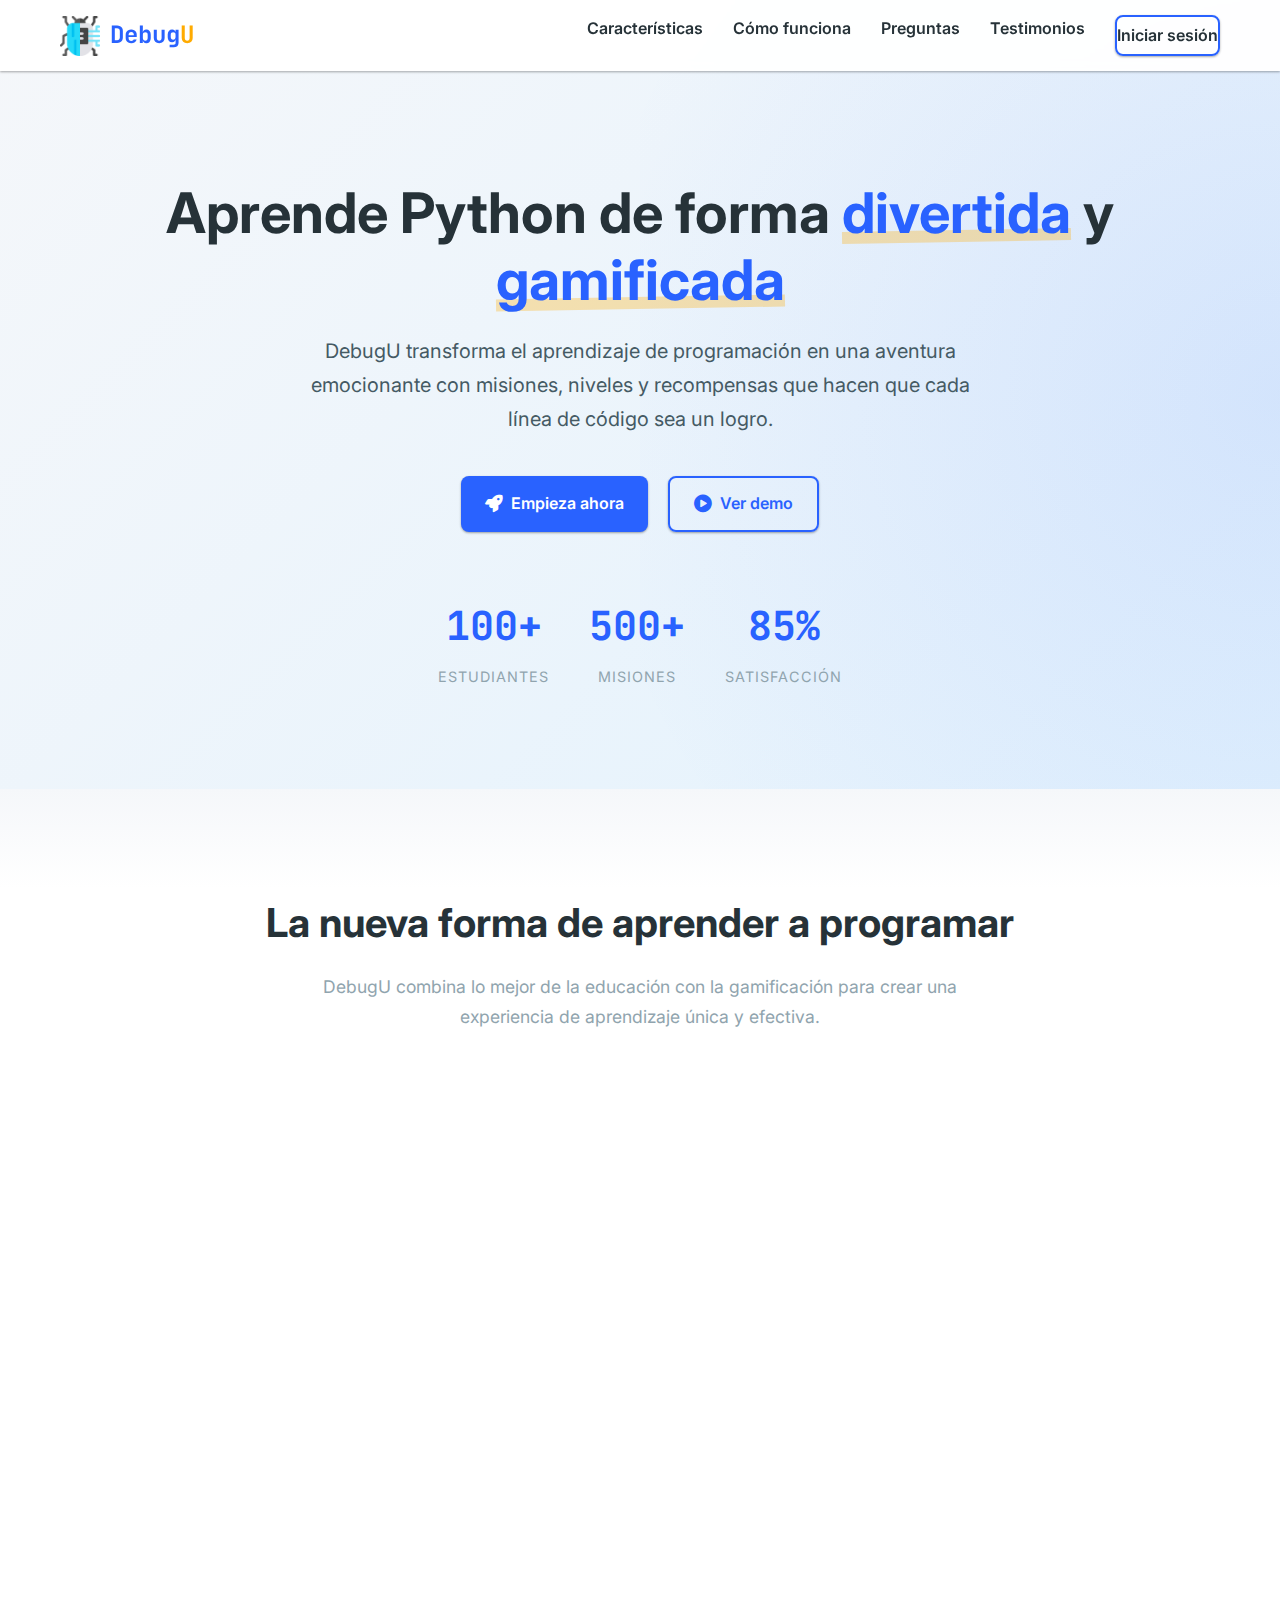
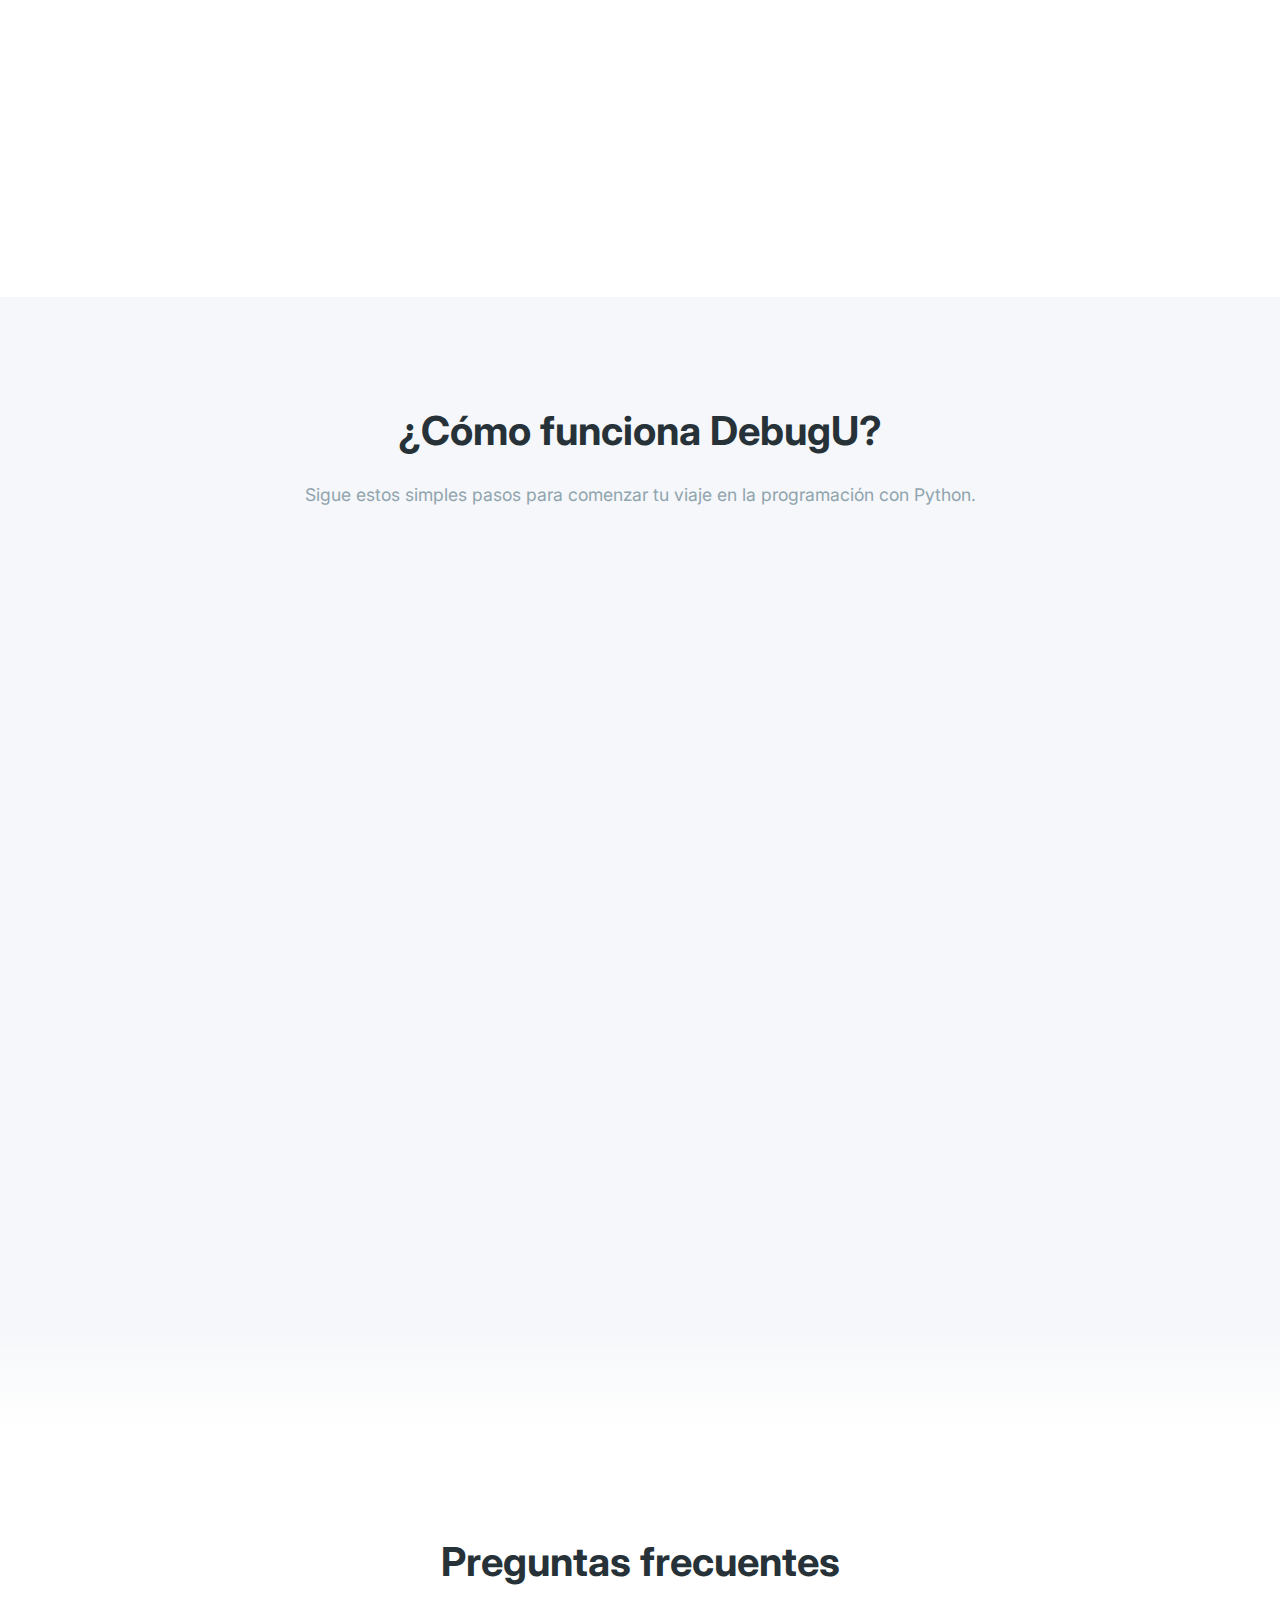
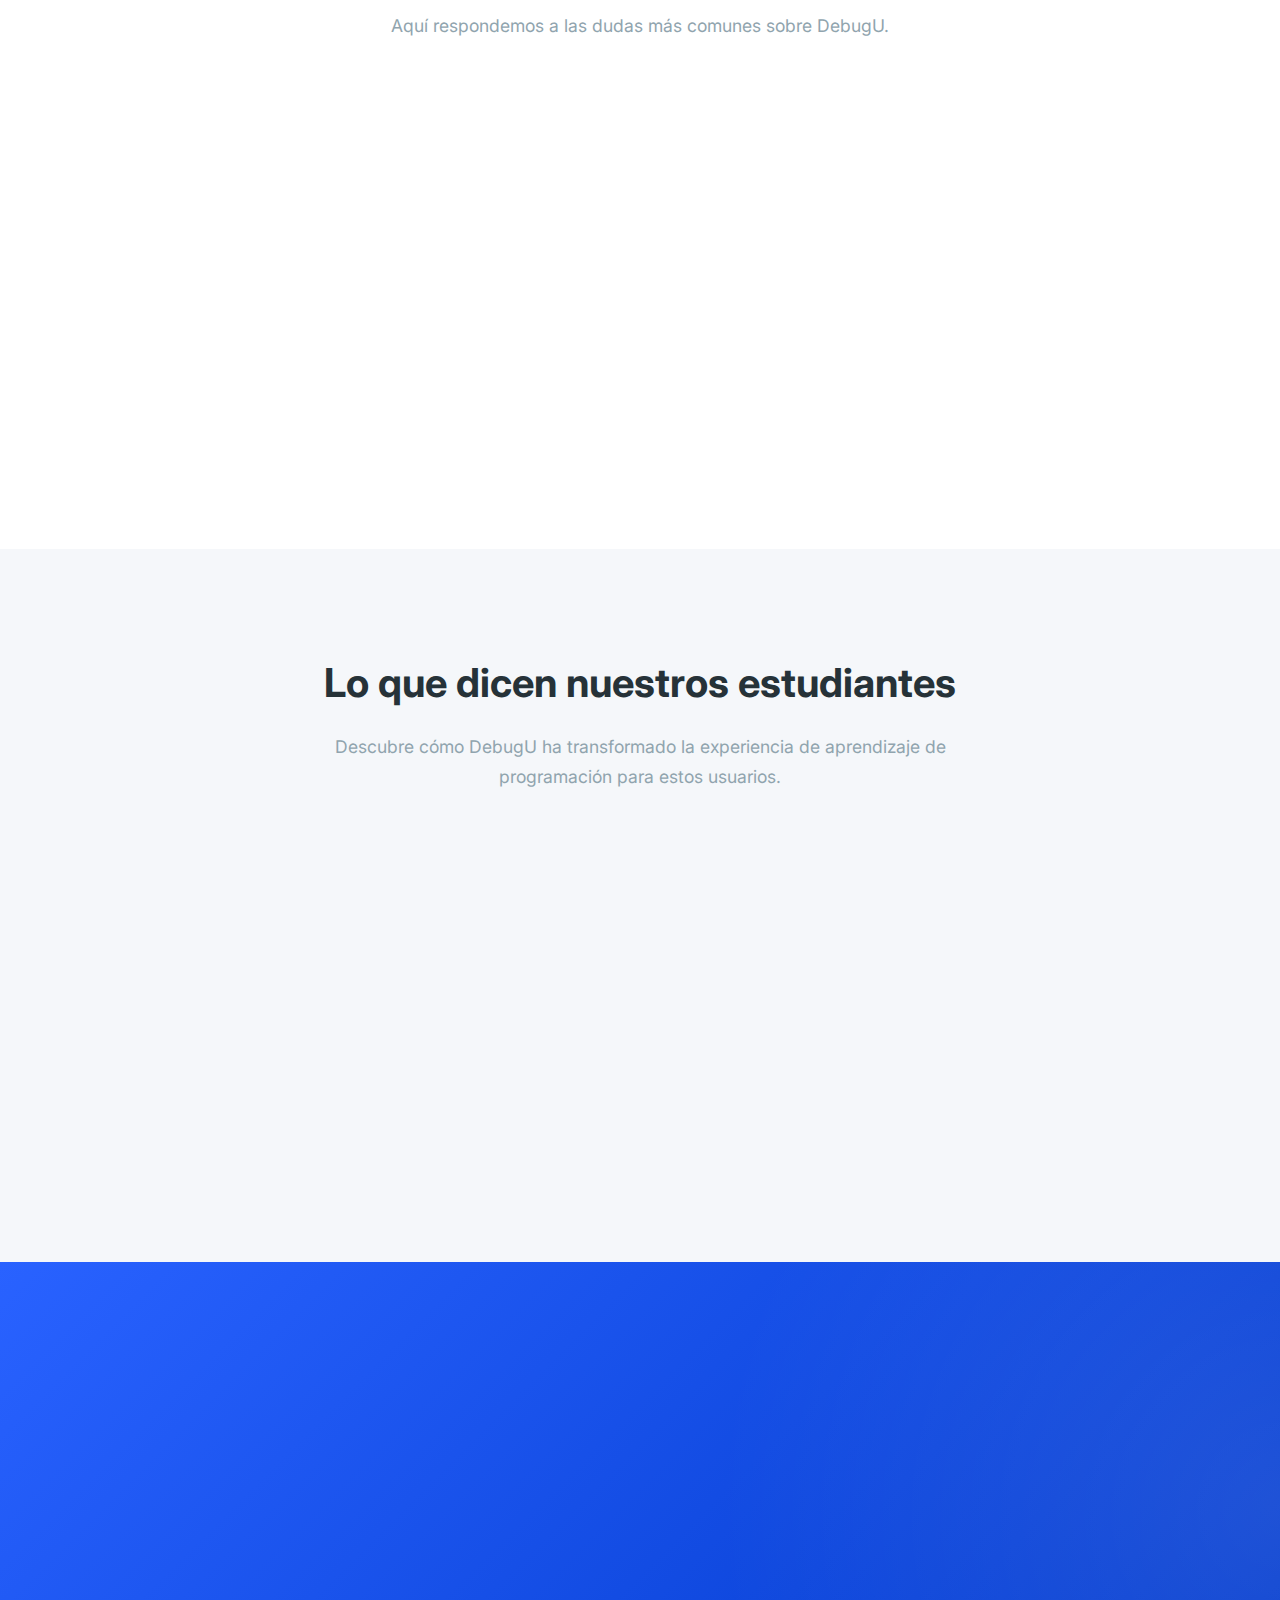
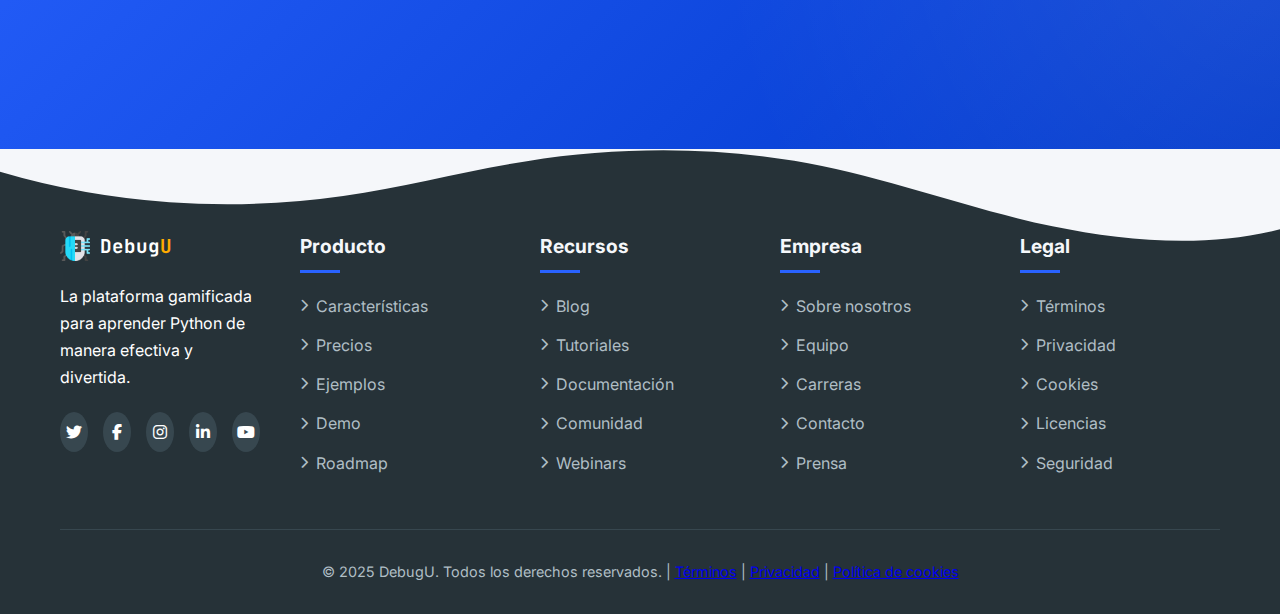
<file: index.html>
<!DOCTYPE html>
<html lang="es">
<head>
    <meta charset="UTF-8">
    <meta name="viewport" content="width=device-width, initial-scale=1.0">
    <title>DebugU - Aprende Python de forma divertida y gamificada</title>
    <link href="https://fonts.googleapis.com/css2?family=JetBrains+Mono:wght@400;700&family=Inter:wght@300;400;600;700&display=swap" rel="stylesheet">
    <link rel="stylesheet" href="https://cdnjs.cloudflare.com/ajax/libs/font-awesome/6.4.0/css/all.min.css">
    <link rel="stylesheet" href="css/style.css">
</head>
<body>
    <header>
        <div class="container">
            <nav>
                <div class="logo-container">
                    <img src="img/udebug.png" alt="DebugU Logo" class="logo-img">
                    <div class="logo">Debug<span>U</span></div>
                </div>
                <ul class="nav-links">
                    <li><a href="#features">Características</a></li>
                    <li><a href="#how-it-works">Cómo funciona</a></li>
                    <li><a href="#faq">Preguntas</a></li>
                    <li><a href="#testimonials">Testimonios</a></li>
                    <li><a href="#" class="btn btn-outline">Iniciar sesión</a></li>
                </ul>
            </nav>
        </div>
    </header>

    <!-- Hero Section -->
    <section class="hero">
        <div class="container">
            <h1 class="fade-in">Aprende Python de forma <span>divertida</span> y <span>gamificada</span></h1>
            <p class="fade-in delay-1">DebugU transforma el aprendizaje de programación en una aventura emocionante con misiones, niveles y recompensas que hacen que cada línea de código sea un logro.</p>
            <div class="hero-buttons fade-in delay-2">
                <a href="#" class="btn"><i class="fas fa-rocket"></i> Empieza ahora</a>
                <a href="#" class="btn btn-outline"><i class="fas fa-play-circle"></i> Ver demo</a>
            </div>
            
            <div class="hero-stats fade-in delay-3">
                <div class="stat-item">
                    <div class="stat-number">100+</div>
                    <div class="stat-label">Estudiantes</div>
                </div>
                <div class="stat-item">
                    <div class="stat-number">500+</div>
                    <div class="stat-label">Misiones</div>
                </div>
                <div class="stat-item">
                    <div class="stat-number">85%</div>
                    <div class="stat-label">Satisfacción</div>
                </div>
            </div>
        </div>
    </section>

    <!-- Features Section -->
    <section class="features" id="features">
        <div class="container">
            <div class="section-title">
                <h2>La nueva forma de aprender a programar</h2>
                <p>DebugU combina lo mejor de la educación con la gamificación para crear una experiencia de aprendizaje única y efectiva.</p>
            </div>
            <div class="features-grid">
                <div class="feature-card fade-in">
                    <div class="feature-icon">🎮</div>
                    <h3>Proyectos Gamificados</h3>
                    <p>Cada ejercicio es una misión con objetivos específicos. Gana puntos, sube de nivel y consigue medallas por tus logros.</p>
                    <a href="pages/ejemplos.html" class="feature-link">Ver ejemplos <i class="fas fa-arrow-right"></i></a>
                </div>
                <div class="feature-card fade-in delay-1">
                    <div class="feature-icon">📊</div>
                    <h3>Portafolio Interactivo</h3>
                    <p>Muestra tu progreso en tiempo real con un portafolio visual que crece con cada proyecto completado.</p>
                    <a href="pages/portafolio.html" class="feature-link">Ver más <i class="fas fa-arrow-right"></i></a>
                </div>
                <div class="feature-card fade-in delay-2">
                    <div class="feature-icon">📚</div>
                    <h3>Lecciones por Niveles</h3>
                    <p>Aprende con lecciones estructuradas como desafíos educativos que desbloquean nuevos contenidos.</p>
                    <a href="pages/lecciones.html" class="feature-link">Explorar <i class="fas fa-arrow-right"></i></a>
                </div>
                <div class="feature-card fade-in">
                    <div class="feature-icon">🔥</div>
                    <h3>Rachas de Aprendizaje</h3>
                    <p>Mantén tu motivación con recompensas por constancia diaria o semanal en tu práctica de programación.</p>
                    <a href="pages/rachas.html" class="feature-link">Cómo funciona <i class="fas fa-arrow-right"></i></a>
                </div>
                <div class="feature-card fade-in delay-1">
                    <div class="feature-icon">🏆</div>
                    <h3>Rankings y Competencia</h3>
                    <p>Compara tu progreso con otros estudiantes en rankings amistosos que fomentan la mejora constante.</p>
                    <a href="pages/rankings.html" class="feature-link">Ver rankings <i class="fas fa-arrow-right"></i></a>
                </div>
                <div class="feature-card fade-in delay-2">
                    <div class="feature-icon">🤖</div>
                    <h3>Feedback Inteligente</h3>
                    <p>Recibe retroalimentación inmediata y personalizada sobre tu código para aprender de tus errores.</p>
                    <a href="pages/feedback.html" class="feature-link">Probar ahora <i class="fas fa-arrow-right"></i></a>
                </div>
            </div>
        </div>
    </section>

    <!-- How It Works Section -->
    <section class="how-it-works" id="how-it-works">
        <div class="container">
            <div class="section-title">
                <h2>¿Cómo funciona DebugU?</h2>
                <p>Sigue estos simples pasos para comenzar tu viaje en la programación con Python.</p>
            </div>
            <div class="steps">
                <div class="step fade-in">
                    <div class="step-number">1</div>
                    <div class="step-content">
                        <h3>Crea tu cuenta</h3>
                        <p>Regístrate gratuitamente y configura tu perfil de aprendiz. Elige tu avatar y establece tus metas iniciales.</p>
                    </div>
                </div>
                <div class="step fade-in delay-1">
                    <div class="step-number">2</div>
                    <div class="step-content">
                        <h3>Completa la evaluación inicial</h3>
                        <p>Responde algunas preguntas para que podamos recomendarte el mejor punto de partida según tu nivel.</p>
                    </div>
                </div>
                <div class="step fade-in delay-2">
                    <div class="step-number">3</div>
                    <div class="step-content">
                        <h3>Empieza con tu primera misión</h3>
                        <p>Selecciona un proyecto o lección de nuestro catálogo gamificado y comienza a codificar.</p>
                    </div>
                </div>
                <div class="step fade-in delay-3">
                    <div class="step-number">4</div>
                    <div class="step-content">
                        <h3>Gana recompensas y avanza</h3>
                        <p>Completa desafíos, gana puntos, desbloquea nuevos niveles y muestra tus logros en tu portafolio.</p>
                    </div>
                </div>
            </div>
        </div>
    </section>

    <!-- Accordion FAQ Section -->
    <section class="accordion-section" id="faq">
        <div class="container">
            <div class="section-title">
                <h2>Preguntas frecuentes</h2>
                <p>Aquí respondemos a las dudas más comunes sobre DebugU.</p>
            </div>
            <div class="accordion-container">
                <div class="accordion-item fade-in">
                    <div class="accordion-header">
                        <h3>¿DebugU es realmente gratis?</h3>
                        <i class="fas fa-chevron-down accordion-icon"></i>
                    </div>
                    <div class="accordion-content">
                        <div class="accordion-content-inner">
                            <p>Sí, DebugU ofrece un plan completamente gratuito con acceso a todas las lecciones básicas y proyectos iniciales. También tenemos un plan premium con características adicionales como proyectos avanzados, mentorías personalizadas y certificados de completación.</p>
                        </div>
                    </div>
                </div>
                
                <div class="accordion-item fade-in delay-1">
                    <div class="accordion-header">
                        <h3>¿Necesito experiencia previa en programación?</h3>
                        <i class="fas fa-chevron-down accordion-icon"></i>
                    </div>
                    <div class="accordion-content">
                        <div class="accordion-content-inner">
                            <p>¡Para nada! DebugU está diseñado para todos los niveles, desde principiantes absolutos hasta programadores con algo de experiencia que quieran mejorar sus habilidades en Python. Nuestro sistema de evaluación inicial te colocará en el nivel adecuado para ti.</p>
                        </div>
                    </div>
                </div>
                
                <div class="accordion-item fade-in delay-2">
                    <div class="accordion-header">
                        <h3>¿Cómo funciona la gamificación?</h3>
                        <i class="fas fa-chevron-down accordion-icon"></i>
                    </div>
                    <div class="accordion-content">
                        <div class="accordion-content-inner">
                            <p>Nuestra plataforma utiliza mecánicas de juegos como puntos, niveles, medallas, tablas de clasificación y desafíos diarios para hacer que el aprendizaje sea más atractivo. Cada concepto que aprendes y cada proyecto que completes te acercará a nuevas recompensas y logros.</p>
                        </div>
                    </div>
                </div>
                
                <div class="accordion-item fade-in delay-3">
                    <div class="accordion-header">
                        <h3>¿Puedo usar DebugU en mi móvil?</h3>
                        <i class="fas fa-chevron-down accordion-icon"></i>
                    </div>
                    <div class="accordion-content">
                        <div class="accordion-content-inner">
                            <p>Sí, DebugU es completamente responsive y se adapta a cualquier dispositivo. Además, estamos desarrollando aplicaciones nativas para iOS y Android que estarán disponibles próximamente.</p>
                        </div>
                    </div>
                </div>
            </div>
        </div>
    </section>

    <!-- Testimonials Section -->
    <section class="testimonials" id="testimonials">
        <div class="container">
            <div class="section-title">
                <h2>Lo que dicen nuestros estudiantes</h2>
                <p>Descubre cómo DebugU ha transformado la experiencia de aprendizaje de programación para estos usuarios.</p>
            </div>
            <div class="testimonial-grid">
                <div class="testimonial-card fade-in">
                    <div class="testimonial-content">
                        <p>DebugU hizo que aprender Python fuera tan adictivo como un videojuego. En solo 3 meses pasé de no saber nada a construir mis primeros proyectos completos.</p>
                    </div>
                    <div class="testimonial-author">
                        <div class="author-avatar">
                            <img src="img/persona1.jpg" alt="Carlos M.">
                        </div>
                        <div class="author-info">
                            <h4>Carlos M.</h4>
                            <p>Estudiante de Ingeniería</p>
                            <div class="testimonial-rating">
                                <i class="fas fa-star"></i>
                                <i class="fas fa-star"></i>
                                <i class="fas fa-star"></i>
                                <i class="fas fa-star"></i>
                                <i class="fas fa-star"></i>
                            </div>
                        </div>
                    </div>
                </div>
                <div class="testimonial-card fade-in delay-1">
                    <div class="testimonial-content">
                        <p>Las misiones y recompensas me mantuvieron motivada incluso cuando los conceptos se ponían difíciles. Nunca pensé que aprender programación podría ser tan divertido.</p>
                    </div>
                    <div class="testimonial-author">
                        <div class="author-avatar">
                            <img src="img/persona2.jpg" alt="Ana R.">
                        </div>
                        <div class="author-info">
                            <h4>Ana R.</h4>
                            <p>Diseñadora UX</p>
                            <div class="testimonial-rating">
                                <i class="fas fa-star"></i>
                                <i class="fas fa-star"></i>
                                <i class="fas fa-star"></i>
                                <i class="fas fa-star"></i>
                                <i class="fas fa-star-half-alt"></i>
                            </div>
                        </div>
                    </div>
                </div>
                <div class="testimonial-card fade-in delay-2">
                    <div class="testimonial-content">
                        <p>Como profesor, he recomendado DebugU a mis estudiantes y los resultados han sido sorprendentes. La gamificación realmente hace la diferencia en la retención de conceptos.</p>
                    </div>
                    <div class="testimonial-author">
                        <div class="author-avatar">
                            <img src="img/persona3.jpg" alt="Prof. Javier L.">
                        </div>
                        <div class="author-info">
                            <h4>Prof. Javier L.</h4>
                            <p>Docente Universitario</p>
                            <div class="testimonial-rating">
                                <i class="fas fa-star"></i>
                                <i class="fas fa-star"></i>
                                <i class="fas fa-star"></i>
                                <i class="fas fa-star"></i>
                                <i class="fas fa-star"></i>
                            </div>
                        </div>
                    </div>
                </div>
            </div>
        </div>
    </section>

    <!-- CTA Section -->
    <section class="cta">
        <div class="container">
            <h2 class="fade-in">¿Listo para comenzar tu aventura en programación?</h2>
            <p class="fade-in delay-1">Únete a miles de estudiantes que están aprendiendo Python de la manera más divertida y efectiva.</p>
            <div class="cta-buttons fade-in delay-2">
                <a href="#" class="btn btn-light"><i class="fas fa-user-plus"></i> Regístrate gratis</a>
                <a href="#" class="btn btn-transparent"><i class="fas fa-info-circle"></i> Saber más</a>
            </div>
        </div>
    </section>

    <!-- Footer -->
    <footer>
        <div class="footer-wave">
            <svg data-name="Layer 1" xmlns="http://www.w3.org/2000/svg" viewBox="0 0 1200 120" preserveAspectRatio="none">
                <path d="M321.39,56.44c58-10.79,114.16-30.13,172-41.86,82.39-16.72,168.19-17.73,250.45-.39C823.78,31,906.67,72,985.66,92.83c70.05,18.48,146.53,26.09,214.34,3V0H0V27.35A600.21,600.21,0,0,0,321.39,56.44Z" class="shape-fill"></path>
            </svg>
        </div>
        <div class="container">
            <div class="footer-grid">
                <div class="footer-column">
                    <div class="footer-logo">
                        <img src="img/udebug.png" alt="DebugU Logo" class="footer-logo-img">
                        <div class="footer-logo-text">Debug<span>U</span></div>
                    </div>
                    <p>La plataforma gamificada para aprender Python de manera efectiva y divertida.</p>
                    <div class="social-links">
                        <a href="#"><i class="fab fa-twitter"></i></a>
                        <a href="#"><i class="fab fa-facebook-f"></i></a>
                        <a href="#"><i class="fab fa-instagram"></i></a>
                        <a href="#"><i class="fab fa-linkedin-in"></i></a>
                        <a href="#"><i class="fab fa-youtube"></i></a>
                    </div>
                </div>
                <div class="footer-column">
                    <h3>Producto</h3>
                    <ul class="footer-links">
                        <li><a href="#features"><i class="fas fa-chevron-right"></i> Características</a></li>
                        <li><a href="#"><i class="fas fa-chevron-right"></i> Precios</a></li>
                        <li><a href="#"><i class="fas fa-chevron-right"></i> Ejemplos</a></li>
                        <li><a href="#"><i class="fas fa-chevron-right"></i> Demo</a></li>
                        <li><a href="#"><i class="fas fa-chevron-right"></i> Roadmap</a></li>
                    </ul>
                </div>
                <div class="footer-column">
                    <h3>Recursos</h3>
                    <ul class="footer-links">
                        <li><a href="#"><i class="fas fa-chevron-right"></i> Blog</a></li>
                        <li><a href="#"><i class="fas fa-chevron-right"></i> Tutoriales</a></li>
                        <li><a href="#"><i class="fas fa-chevron-right"></i> Documentación</a></li>
                        <li><a href="#"><i class="fas fa-chevron-right"></i> Comunidad</a></li>
                        <li><a href="#"><i class="fas fa-chevron-right"></i> Webinars</a></li>
                    </ul>
                </div>
                <div class="footer-column">
                    <h3>Empresa</h3>
                    <ul class="footer-links">
                        <li><a href="#"><i class="fas fa-chevron-right"></i> Sobre nosotros</a></li>
                        <li><a href="#"><i class="fas fa-chevron-right"></i> Equipo</a></li>
                        <li><a href="#"><i class="fas fa-chevron-right"></i> Carreras</a></li>
                        <li><a href="#"><i class="fas fa-chevron-right"></i> Contacto</a></li>
                        <li><a href="#"><i class="fas fa-chevron-right"></i> Prensa</a></li>
                    </ul>
                </div>
                <div class="footer-column">
                    <h3>Legal</h3>
                    <ul class="footer-links">
                        <li><a href="#"><i class="fas fa-chevron-right"></i> Términos</a></li>
                        <li><a href="#"><i class="fas fa-chevron-right"></i> Privacidad</a></li>
                        <li><a href="#"><i class="fas fa-chevron-right"></i> Cookies</a></li>
                        <li><a href="#"><i class="fas fa-chevron-right"></i> Licencias</a></li>
                        <li><a href="#"><i class="fas fa-chevron-right"></i> Seguridad</a></li>
                    </ul>
                </div>
            </div>
            <div class="footer-bottom">
                <p>© 2025 DebugU. Todos los derechos reservados. | <a href="#">Términos</a> | <a href="#">Privacidad</a> | <a href="#">Política de cookies</a></p>
            </div>
        </div>
    </footer>

    <script src="js/main.js"></script>
</body>
</html>
</file>
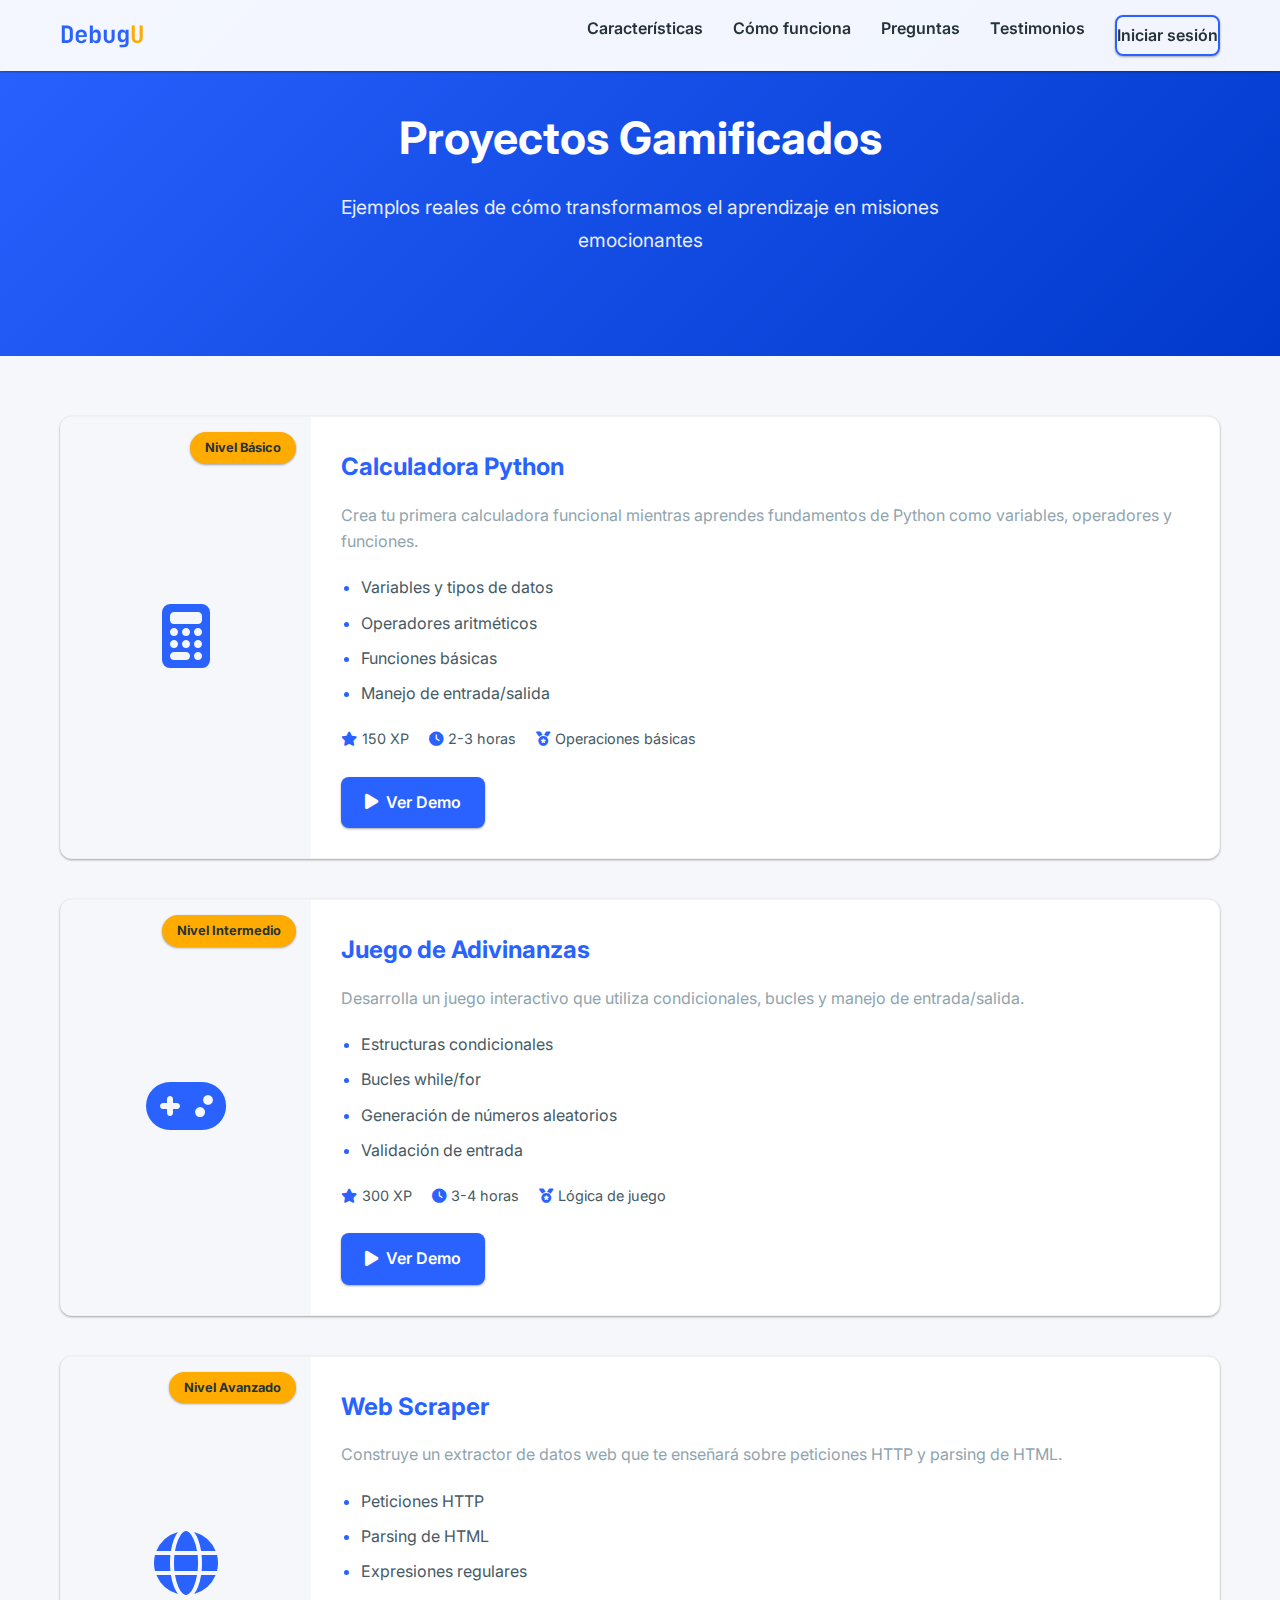
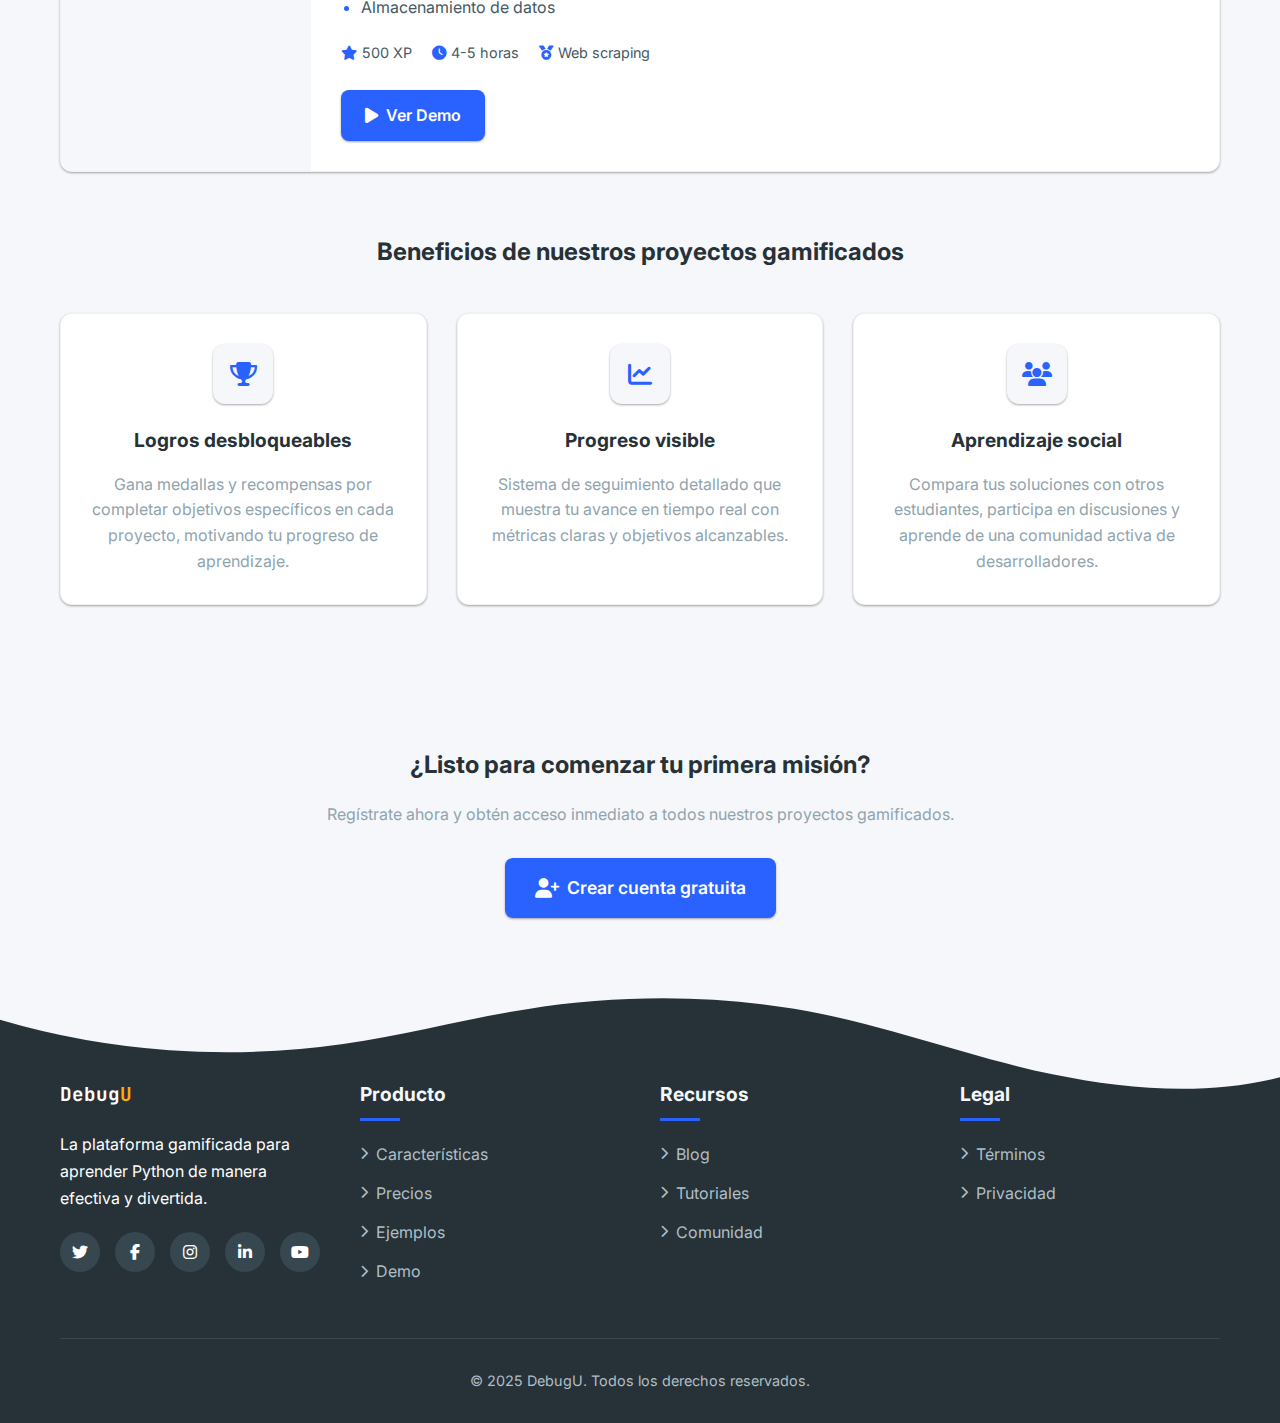
<file: pages/ejemplos.html>
<!DOCTYPE html>
<html lang="es">
<head>
    <meta charset="UTF-8">
    <meta name="viewport" content="width=device-width, initial-scale=1.0">
    <title>Ejemplos de Proyectos | DebugU</title>
    <link href="https://fonts.googleapis.com/css2?family=JetBrains+Mono:wght@400;700&family=Inter:wght@300;400;600;700&display=swap" rel="stylesheet">
    <link rel="stylesheet" href="https://cdnjs.cloudflare.com/ajax/libs/font-awesome/6.4.0/css/all.min.css">
    <link rel="stylesheet" href="../css/style.css">
    <style>
        .feature-page-header {
            background: linear-gradient(135deg, var(--primary) 0%, var(--primary-dark) 100%);
            color: white;
            padding: 100px 0;
            text-align: center;
        }
        
        .project-showcase {
            display: grid;
            gap: 40px;
            margin: 60px 0;
        }
        
        .project-card {
            display: grid;
            grid-template-columns: 1fr;
            background: white;
            border-radius: 12px;
            box-shadow: var(--shadow-sm);
            overflow: hidden;
            border: 1px solid rgba(0,0,0,0.05);
            transition: var(--transition);
        }
        
        @media (min-width: 768px) {
            .project-card {
                grid-template-columns: 250px 1fr;
            }
        }
        
        .project-card:hover {
            transform: translateY(-5px);
            box-shadow: var(--shadow-md);
        }
        
        .project-visual {
            background: var(--light);
            display: flex;
            align-items: center;
            justify-content: center;
            padding: 30px;
            position: relative;
        }
        
        .project-icon {
            font-size: 4rem;
            color: var(--primary);
        }
        
        .project-badge {
            position: absolute;
            top: 15px;
            right: 15px;
            background: var(--accent);
            color: var(--dark);
            padding: 5px 15px;
            border-radius: 20px;
            font-size: 0.8rem;
            font-weight: 700;
            box-shadow: var(--shadow-sm);
        }
        
        .project-details {
            padding: 30px;
        }
        
        .project-details h3 {
            font-size: 1.5rem;
            margin-bottom: 15px;
            color: var(--primary);
        }
        
        .project-description {
            color: var(--medium-gray);
            margin-bottom: 20px;
            line-height: 1.6;
        }
        
        .project-meta {
            display: flex;
            gap: 20px;
            margin-bottom: 25px;
            flex-wrap: wrap;
        }
        
        .project-meta span {
            display: flex;
            align-items: center;
            gap: 5px;
            font-size: 0.9rem;
            color: var(--dark-gray);
        }
        
        .project-meta i {
            color: var(--primary);
        }
        
        .concept-list {
            margin: 20px 0;
            padding-left: 20px;
        }
        
        .concept-list li {
            margin-bottom: 8px;
            color: var(--dark-gray);
        }
        
        .concept-list li::marker {
            color: var(--primary);
        }
        
        .benefits-grid {
            display: grid;
            grid-template-columns: repeat(auto-fit, minmax(300px, 1fr));
            gap: 30px;
            margin: 40px 0;
        }
        
        .benefit-card {
            background: white;
            border-radius: 12px;
            padding: 30px;
            box-shadow: var(--shadow-sm);
            border: 1px solid rgba(0,0,0,0.05);
            transition: var(--transition);
        }
        
        .benefit-card:hover {
            transform: translateY(-5px);
            box-shadow: var(--shadow-md);
        }
        
        .benefit-icon {
            width: 60px;
            height: 60px;
            background: var(--light);
            border-radius: 12px;
            display: flex;
            align-items: center;
            justify-content: center;
            margin-bottom: 20px;
            color: var(--primary);
            font-size: 1.5rem;
            box-shadow: var(--shadow-sm);
        }
        
        .benefit-card h3 {
            font-size: 1.2rem;
            margin-bottom: 15px;
            color: var(--dark);
        }
        
        .benefit-card p {
            color: var(--medium-gray);
            line-height: 1.6;
        }
    </style>
</head>
<body>
    <header>
        <div class="container">
            <nav>
                <div class="logo-container">
                    <div class="logo">Debug<span>U</span></div>
                </div>
                <ul class="nav-links">
                    <li><a href="../index.html#features">Características</a></li>
                    <li><a href="../index.html#how-it-works">Cómo funciona</a></li>
                    <li><a href="../index.html#faq">Preguntas</a></li>
                    <li><a href="../index.html#testimonials">Testimonios</a></li>
                    <li><a href="#" class="btn btn-outline">Iniciar sesión</a></li>
                </ul>
            </nav>
        </div>
    </header>

    <section class="feature-page-header">
        <div class="container">
            <h1>Proyectos Gamificados</h1>
            <p>Ejemplos reales de cómo transformamos el aprendizaje en misiones emocionantes</p>
        </div>
    </section>

    <section class="feature-page-content">
        <div class="container">
            <div class="project-showcase">
                <div class="project-card">
                    <div class="project-visual">
                        <div class="project-icon"><i class="fas fa-calculator"></i></div>
                        <div class="project-badge">Nivel Básico</div>
                    </div>
                    <div class="project-details">
                        <h3>Calculadora Python</h3>
                        <p class="project-description">Crea tu primera calculadora funcional mientras aprendes fundamentos de Python como variables, operadores y funciones.</p>
                        
                        <ul class="concept-list">
                            <li>Variables y tipos de datos</li>
                            <li>Operadores aritméticos</li>
                            <li>Funciones básicas</li>
                            <li>Manejo de entrada/salida</li>
                        </ul>
                        
                        <div class="project-meta">
                            <span><i class="fas fa-star"></i> 150 XP</span>
                            <span><i class="fas fa-clock"></i> 2-3 horas</span>
                            <span><i class="fas fa-medal"></i> Operaciones básicas</span>
                        </div>
                        <a href="#" class="btn btn-primary"><i class="fas fa-play"></i> Ver Demo</a>
                    </div>
                </div>

                <div class="project-card">
                    <div class="project-visual">
                        <div class="project-icon"><i class="fas fa-gamepad"></i></div>
                        <div class="project-badge">Nivel Intermedio</div>
                    </div>
                    <div class="project-details">
                        <h3>Juego de Adivinanzas</h3>
                        <p class="project-description">Desarrolla un juego interactivo que utiliza condicionales, bucles y manejo de entrada/salida.</p>
                        
                        <ul class="concept-list">
                            <li>Estructuras condicionales</li>
                            <li>Bucles while/for</li>
                            <li>Generación de números aleatorios</li>
                            <li>Validación de entrada</li>
                        </ul>
                        
                        <div class="project-meta">
                            <span><i class="fas fa-star"></i> 300 XP</span>
                            <span><i class="fas fa-clock"></i> 3-4 horas</span>
                            <span><i class="fas fa-medal"></i> Lógica de juego</span>
                        </div>
                        <a href="#" class="btn btn-primary"><i class="fas fa-play"></i> Ver Demo</a>
                    </div>
                </div>

                <div class="project-card">
                    <div class="project-visual">
                        <div class="project-icon"><i class="fas fa-globe"></i></div>
                        <div class="project-badge">Nivel Avanzado</div>
                    </div>
                    <div class="project-details">
                        <h3>Web Scraper</h3>
                        <p class="project-description">Construye un extractor de datos web que te enseñará sobre peticiones HTTP y parsing de HTML.</p>
                        
                        <ul class="concept-list">
                            <li>Peticiones HTTP</li>
                            <li>Parsing de HTML</li>
                            <li>Expresiones regulares</li>
                            <li>Almacenamiento de datos</li>
                        </ul>
                        
                        <div class="project-meta">
                            <span><i class="fas fa-star"></i> 500 XP</span>
                            <span><i class="fas fa-clock"></i> 4-5 horas</span>
                            <span><i class="fas fa-medal"></i> Web scraping</span>
                        </div>
                        <a href="#" class="btn btn-primary"><i class="fas fa-play"></i> Ver Demo</a>
                    </div>
                </div>
            </div>

            <div class="feature-benefits">
                <h2 class="section-title">Beneficios de nuestros proyectos gamificados</h2>
                <div class="benefits-grid">
                    <div class="benefit-card">
                        <div class="benefit-icon"><i class="fas fa-trophy"></i></div>
                        <h3>Logros desbloqueables</h3>
                        <p>Gana medallas y recompensas por completar objetivos específicos en cada proyecto, motivando tu progreso de aprendizaje.</p>
                    </div>
                    <div class="benefit-card">
                        <div class="benefit-icon"><i class="fas fa-chart-line"></i></div>
                        <h3>Progreso visible</h3>
                        <p>Sistema de seguimiento detallado que muestra tu avance en tiempo real con métricas claras y objetivos alcanzables.</p>
                    </div>
                    <div class="benefit-card">
                        <div class="benefit-icon"><i class="fas fa-users"></i></div>
                        <h3>Aprendizaje social</h3>
                        <p>Compara tus soluciones con otros estudiantes, participa en discusiones y aprende de una comunidad activa de desarrolladores.</p>
                    </div>
                </div>
            </div>
        </div>
    </section>

    <section class="cta-section">
        <div class="container">
            <h2>¿Listo para comenzar tu primera misión?</h2>
            <p>Regístrate ahora y obtén acceso inmediato a todos nuestros proyectos gamificados.</p>
            <a href="#" class="btn btn-primary btn-large"><i class="fas fa-user-plus"></i> Crear cuenta gratuita</a>
        </div>
    </section>

    <footer>
        <div class="footer-wave">
            <svg data-name="Layer 1" xmlns="http://www.w3.org/2000/svg" viewBox="0 0 1200 120" preserveAspectRatio="none">
                <path d="M321.39,56.44c58-10.79,114.16-30.13,172-41.86,82.39-16.72,168.19-17.73,250.45-.39C823.78,31,906.67,72,985.66,92.83c70.05,18.48,146.53,26.09,214.34,3V0H0V27.35A600.21,600.21,0,0,0,321.39,56.44Z" class="shape-fill"></path>
            </svg>
        </div>
        <div class="container">
            <div class="footer-grid">
                <div class="footer-column">
                    <div class="footer-logo">
                        <div class="footer-logo-text">Debug<span>U</span></div>
                    </div>
                    <p>La plataforma gamificada para aprender Python de manera efectiva y divertida.</p>
                    <div class="social-links">
                        <a href="#"><i class="fab fa-twitter"></i></a>
                        <a href="#"><i class="fab fa-facebook-f"></i></a>
                        <a href="#"><i class="fab fa-instagram"></i></a>
                        <a href="#"><i class="fab fa-linkedin-in"></i></a>
                        <a href="#"><i class="fab fa-youtube"></i></a>
                    </div>
                </div>
                <div class="footer-column">
                    <h3>Producto</h3>
                    <ul class="footer-links">
                        <li><a href="../index.html#features"><i class="fas fa-chevron-right"></i> Características</a></li>
                        <li><a href="#"><i class="fas fa-chevron-right"></i> Precios</a></li>
                        <li><a href="ejemplos.html"><i class="fas fa-chevron-right"></i> Ejemplos</a></li>
                        <li><a href="#"><i class="fas fa-chevron-right"></i> Demo</a></li>
                    </ul>
                </div>
                <div class="footer-column">
                    <h3>Recursos</h3>
                    <ul class="footer-links">
                        <li><a href="#"><i class="fas fa-chevron-right"></i> Blog</a></li>
                        <li><a href="#"><i class="fas fa-chevron-right"></i> Tutoriales</a></li>
                        <li><a href="#"><i class="fas fa-chevron-right"></i> Comunidad</a></li>
                    </ul>
                </div>
                <div class="footer-column">
                    <h3>Legal</h3>
                    <ul class="footer-links">
                        <li><a href="#"><i class="fas fa-chevron-right"></i> Términos</a></li>
                        <li><a href="#"><i class="fas fa-chevron-right"></i> Privacidad</a></li>
                    </ul>
                </div>
            </div>
            <div class="footer-bottom">
                <p>© 2025 DebugU. Todos los derechos reservados.</p>
            </div>
        </div>
    </footer>

    <script src="../js/main.js"></script>
</body>
</html>
</file>
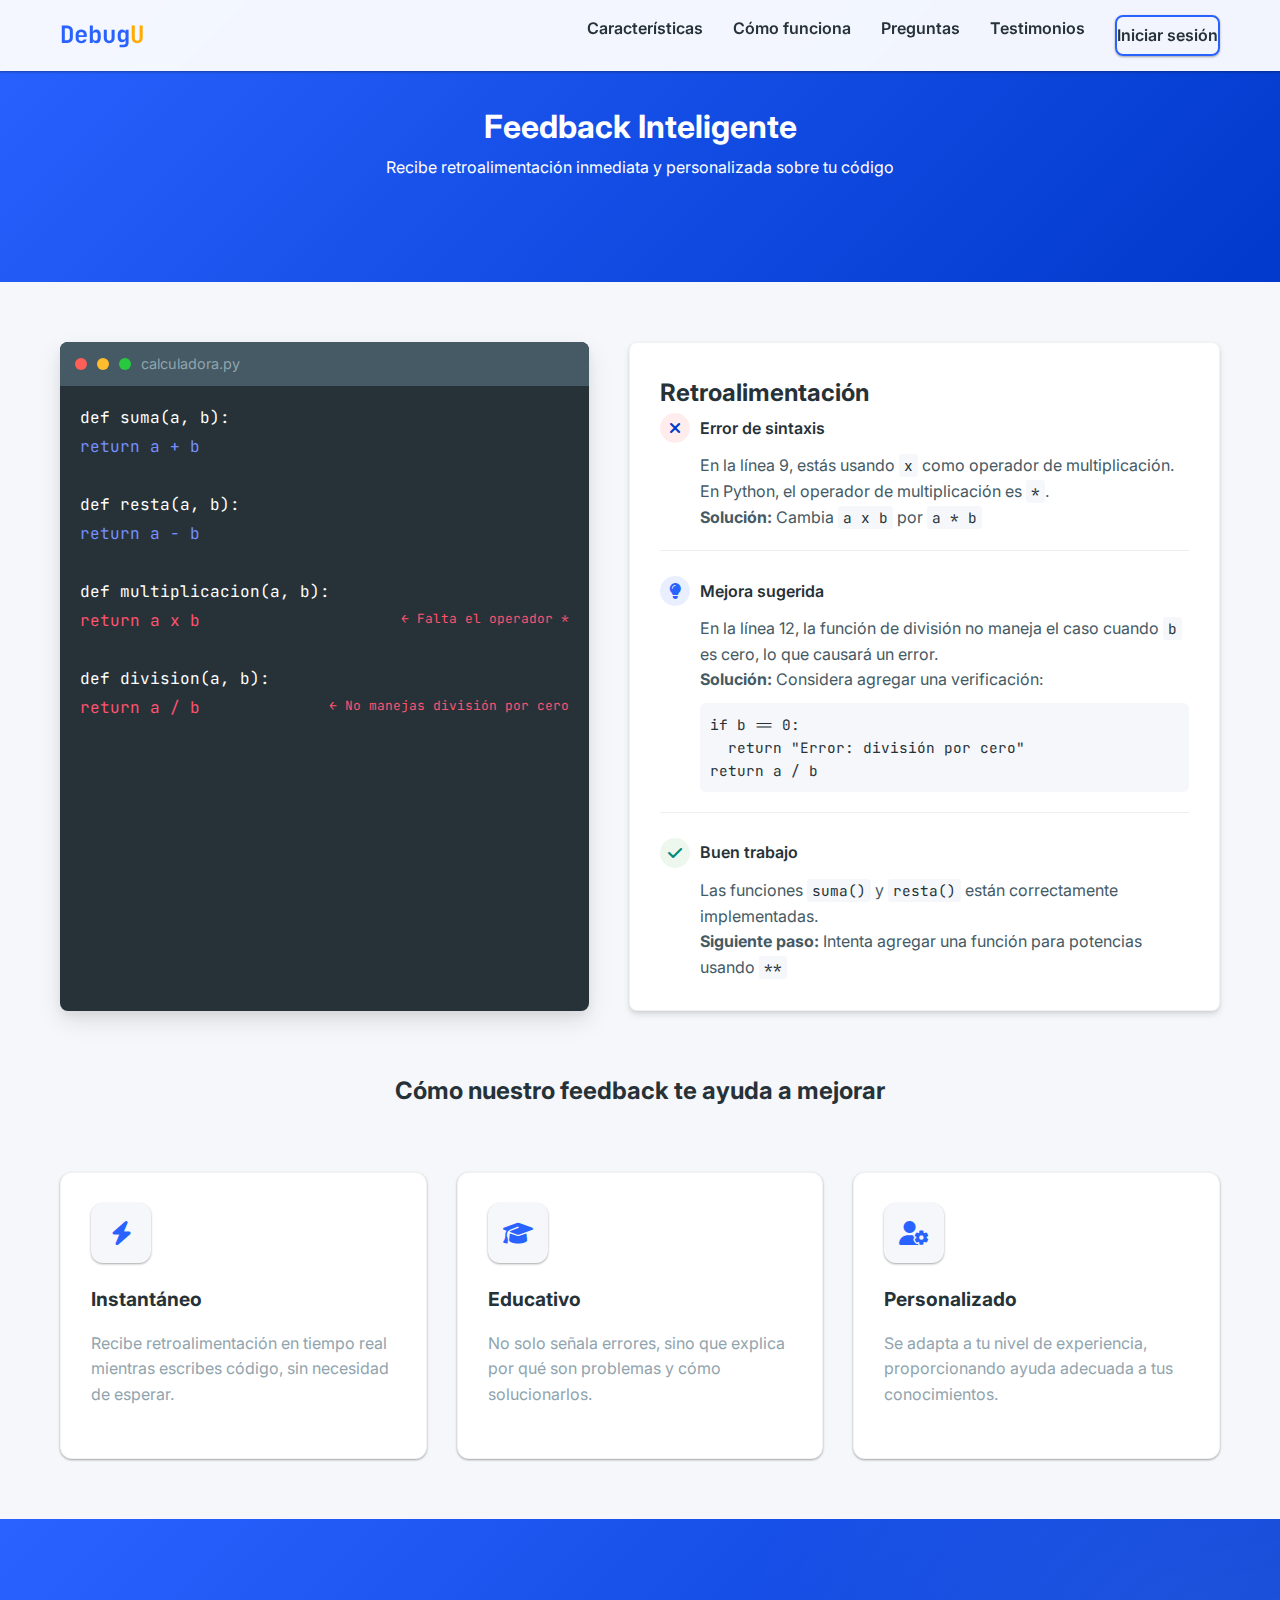
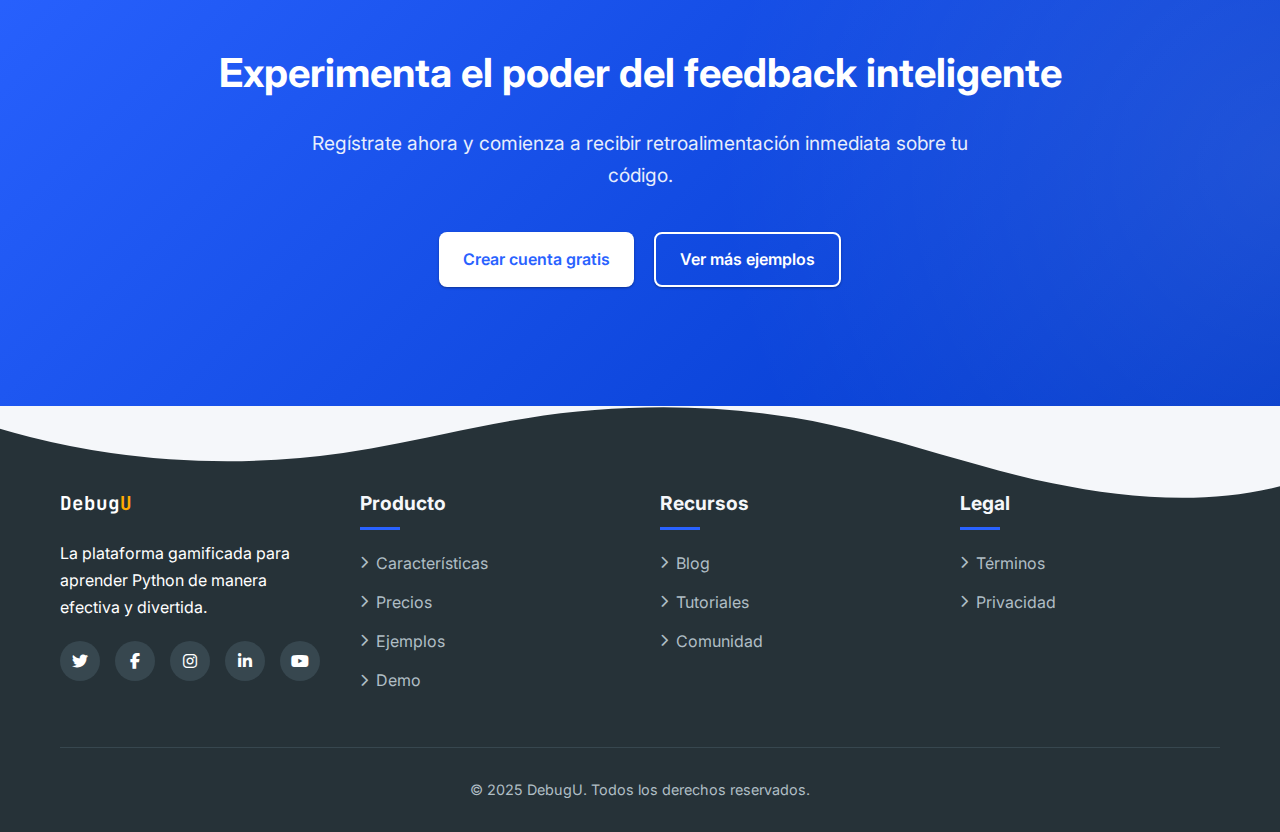
<file: pages/feedback.html>
<!DOCTYPE html>
<html lang="es">
<head>
    <meta charset="UTF-8">
    <meta name="viewport" content="width=device-width, initial-scale=1.0">
    <title>Feedback Inteligente | DebugU</title>
    <link href="https://fonts.googleapis.com/css2?family=JetBrains+Mono:wght@400;700&family=Inter:wght@300;400;600;700&display=swap" rel="stylesheet">
    <link rel="stylesheet" href="https://cdnjs.cloudflare.com/ajax/libs/font-awesome/6.4.0/css/all.min.css">
    <link rel="stylesheet" href="../css/style.css">
    <style>
        .feedback-hero {
            background: linear-gradient(135deg, var(--primary) 0%, var(--primary-dark) 100%);
            color: white;
            padding: 100px 0;
            text-align: center;
        }
        
        .feedback-demo {
            display: flex;
            gap: 40px;
            max-width: 1200px;
            margin: 60px auto;
        }
        
        .code-editor {
            flex: 1;
            background: var(--dark);
            border-radius: 8px;
            overflow: hidden;
            box-shadow: var(--shadow-lg);
        }
        
        .editor-header {
            background: var(--dark-gray);
            padding: 10px 15px;
            display: flex;
            align-items: center;
            gap: 10px;
        }
        
        .editor-button {
            width: 12px;
            height: 12px;
            border-radius: 50%;
        }
        
        .editor-button.red { background: #ff5f56; }
        .editor-button.yellow { background: #ffbd2e; }
        .editor-button.green { background: #27c93f; }
        
        .editor-title {
            color: var(--medium-gray);
            font-size: 0.9rem;
        }
        
        .code-container {
            padding: 20px;
            font-family: 'JetBrains Mono', monospace;
            color: white;
            line-height: 1.5;
        }
        
        .code-line {
            margin-bottom: 5px;
        }
        
        .code-line.error {
            color: #ff5370;
            position: relative;
        }
        
        .code-line.error::after {
            content: '← ' attr(data-error);
            position: absolute;
            right: 0;
            color: #ff5370;
            font-size: 0.8rem;
        }
        
        .code-line.success {
            color: var(--primary-light);
        }
        
        .feedback-panel {
            flex: 1;
            background: white;
            border-radius: 8px;
            padding: 30px;
            box-shadow: var(--shadow-md);
            border: 1px solid rgba(0,0,0,0.05);
            align-self: flex-start;
        }
        
        .feedback-item {
            margin-bottom: 25px;
            padding-bottom: 20px;
            border-bottom: 1px solid var(--light-gray);
        }
        
        .feedback-item:last-child {
            border-bottom: none;
            margin-bottom: 0;
            padding-bottom: 0;
        }
        
        .feedback-header {
            display: flex;
            align-items: center;
            gap: 10px;
            margin-bottom: 10px;
        }
        
        .feedback-icon {
            width: 30px;
            height: 30px;
            border-radius: 50%;
            display: flex;
            align-items: center;
            justify-content: center;
            flex-shrink: 0;
        }
        
        .feedback-icon.error {
            background: rgba(255, 82, 82, 0.1);
            color: var(--primary-dark);
        }
        
        .feedback-icon.success {
            background: rgba(76, 175, 80, 0.1);
            color: var(--secondary-dark);
        }
        
        .feedback-icon.suggestion {
            background: rgba(41, 98, 255, 0.1);
            color: var(--primary);
        }
        
        .feedback-title {
            font-weight: 600;
            color: var(--dark);
        }
        
        .feedback-content {
            color: var(--dark-gray);
            margin-left: 40px;
            line-height: 1.6;
        }
        
        .feedback-code {
            font-family: 'JetBrains Mono', monospace;
            background: var(--light);
            padding: 2px 5px;
            border-radius: 3px;
            font-size: 0.9rem;
            color: var(--dark);
        }
        
        .features-grid {
            display: grid;
            grid-template-columns: repeat(auto-fit, minmax(300px, 1fr));
            gap: 30px;
            margin: 60px 0;
        }

        .feature-card {
            background: white;
            border-radius: 12px;
            padding: 30px;
            box-shadow: var(--shadow-sm);
            border: 1px solid rgba(0,0,0,0.05);
            transition: var(--transition);
        }

        .feature-card:hover {
            transform: translateY(-5px);
            box-shadow: var(--shadow-md);
        }

        .feature-icon {
            width: 60px;
            height: 60px;
            background: var(--light);
            border-radius: 12px;
            display: flex;
            align-items: center;
            justify-content: center;
            margin-bottom: 20px;
            color: var(--primary);
            font-size: 1.5rem;
            box-shadow: var(--shadow-sm);
        }

        .feature-card h3 {
            font-size: 1.2rem;
            margin-bottom: 15px;
            color: var(--dark);
        }

        .feature-card p {
            color: var(--medium-gray);
            line-height: 1.6;
        }
    </style>
</head>
<body>
    <header>
        <div class="container">
            <nav>
                <div class="logo-container">
                    <div class="logo">Debug<span>U</span></div>
                </div>
                <ul class="nav-links">
                    <li><a href="../index.html#features">Características</a></li>
                    <li><a href="../index.html#how-it-works">Cómo funciona</a></li>
                    <li><a href="../index.html#faq">Preguntas</a></li>
                    <li><a href="../index.html#testimonials">Testimonios</a></li>
                    <li><a href="#" class="btn btn-outline">Iniciar sesión</a></li>
                </ul>
            </nav>
        </div>
    </header>

    <section class="feedback-hero">
        <div class="container">
            <h1>Feedback Inteligente</h1>
            <p>Recibe retroalimentación inmediata y personalizada sobre tu código</p>
        </div>
    </section>

    <section class="container">
        <div class="feedback-demo">
            <div class="code-editor">
                <div class="editor-header">
                    <div class="editor-button red"></div>
                    <div class="editor-button yellow"></div>
                    <div class="editor-button green"></div>
                    <div class="editor-title">calculadora.py</div>
                </div>
                <div class="code-container">
                    <div class="code-line">def suma(a, b):</div>
                    <div class="code-line success">    return a + b</div>
                    <div class="code-line"><br></div>
                    <div class="code-line">def resta(a, b):</div>
                    <div class="code-line success">    return a - b</div>
                    <div class="code-line"><br></div>
                    <div class="code-line">def multiplicacion(a, b):</div>
                    <div class="code-line error" data-error="Falta el operador *">    return a x b</div>
                    <div class="code-line"><br></div>
                    <div class="code-line">def division(a, b):</div>
                    <div class="code-line error" data-error="No manejas división por cero">    return a / b</div>
                </div>
            </div>
            
            <div class="feedback-panel">
                <h2>Retroalimentación</h2>
                <div class="feedback-item">
                    <div class="feedback-header">
                        <div class="feedback-icon error"><i class="fas fa-times"></i></div>
                        <div class="feedback-title">Error de sintaxis</div>
                    </div>
                    <div class="feedback-content">
                        <p>En la línea 9, estás usando <span class="feedback-code">x</span> como operador de multiplicación. En Python, el operador de multiplicación es <span class="feedback-code">*</span>.</p>
                        <p><strong>Solución:</strong> Cambia <span class="feedback-code">a x b</span> por <span class="feedback-code">a * b</span></p>
                    </div>
                </div>
                
                <div class="feedback-item">
                    <div class="feedback-header">
                        <div class="feedback-icon suggestion"><i class="fas fa-lightbulb"></i></div>
                        <div class="feedback-title">Mejora sugerida</div>
                    </div>
                    <div class="feedback-content">
                        <p>En la línea 12, la función de división no maneja el caso cuando <span class="feedback-code">b</span> es cero, lo que causará un error.</p>
                        <p><strong>Solución:</strong> Considera agregar una verificación:</p>
                        <div class="feedback-code" style="display: block; margin-top: 10px; padding: 10px; background: var(--light); border-radius: 6px;">
                            if b == 0:<br>
                            &nbsp;&nbsp;return "Error: división por cero"<br>
                            return a / b
                        </div>
                    </div>
                </div>
                
                <div class="feedback-item">
                    <div class="feedback-header">
                        <div class="feedback-icon success"><i class="fas fa-check"></i></div>
                        <div class="feedback-title">Buen trabajo</div>
                    </div>
                    <div class="feedback-content">
                        <p>Las funciones <span class="feedback-code">suma()</span> y <span class="feedback-code">resta()</span> están correctamente implementadas.</p>
                        <p><strong>Siguiente paso:</strong> Intenta agregar una función para potencias usando <span class="feedback-code">**</span></p>
                    </div>
                </div>
            </div>
        </div>

        <h2 style="text-align: center; margin-bottom: 30px;">Cómo nuestro feedback te ayuda a mejorar</h2>
        <div class="features-grid">
            <div class="feature-card">
                <div class="feature-icon"><i class="fas fa-bolt"></i></div>
                <h3>Instantáneo</h3>
                <p>Recibe retroalimentación en tiempo real mientras escribes código, sin necesidad de esperar.</p>
            </div>
            <div class="feature-card">
                <div class="feature-icon"><i class="fas fa-graduation-cap"></i></div>
                <h3>Educativo</h3>
                <p>No solo señala errores, sino que explica por qué son problemas y cómo solucionarlos.</p>
            </div>
            <div class="feature-card">
                <div class="feature-icon"><i class="fas fa-user-cog"></i></div>
                <h3>Personalizado</h3>
                <p>Se adapta a tu nivel de experiencia, proporcionando ayuda adecuada a tus conocimientos.</p>
            </div>
        </div>
    </section>

    <section class="cta">
        <div class="container">
            <h2>Experimenta el poder del feedback inteligente</h2>
            <p>Regístrate ahora y comienza a recibir retroalimentación inmediata sobre tu código.</p>
            <div class="cta-buttons">
                <a href="#" class="btn btn-light">Crear cuenta gratis</a>
                <a href="ejemplos.html" class="btn btn-transparent">Ver más ejemplos</a>
            </div>
        </div>
    </section>

    <footer>
        <div class="footer-wave">
            <svg data-name="Layer 1" xmlns="http://www.w3.org/2000/svg" viewBox="0 0 1200 120" preserveAspectRatio="none">
                <path d="M321.39,56.44c58-10.79,114.16-30.13,172-41.86,82.39-16.72,168.19-17.73,250.45-.39C823.78,31,906.67,72,985.66,92.83c70.05,18.48,146.53,26.09,214.34,3V0H0V27.35A600.21,600.21,0,0,0,321.39,56.44Z" class="shape-fill"></path>
            </svg>
        </div>
        <div class="container">
            <div class="footer-grid">
                <div class="footer-column">
                    <div class="footer-logo">
                        <div class="footer-logo-text">Debug<span>U</span></div>
                    </div>
                    <p>La plataforma gamificada para aprender Python de manera efectiva y divertida.</p>
                    <div class="social-links">
                        <a href="#"><i class="fab fa-twitter"></i></a>
                        <a href="#"><i class="fab fa-facebook-f"></i></a>
                        <a href="#"><i class="fab fa-instagram"></i></a>
                        <a href="#"><i class="fab fa-linkedin-in"></i></a>
                        <a href="#"><i class="fab fa-youtube"></i></a>
                    </div>
                </div>
                <div class="footer-column">
                    <h3>Producto</h3>
                    <ul class="footer-links">
                        <li><a href="../index.html#features"><i class="fas fa-chevron-right"></i> Características</a></li>
                        <li><a href="#"><i class="fas fa-chevron-right"></i> Precios</a></li>
                        <li><a href="ejemplos.html"><i class="fas fa-chevron-right"></i> Ejemplos</a></li>
                        <li><a href="#"><i class="fas fa-chevron-right"></i> Demo</a></li>
                    </ul>
                </div>
                <div class="footer-column">
                    <h3>Recursos</h3>
                    <ul class="footer-links">
                        <li><a href="#"><i class="fas fa-chevron-right"></i> Blog</a></li>
                        <li><a href="#"><i class="fas fa-chevron-right"></i> Tutoriales</a></li>
                        <li><a href="#"><i class="fas fa-chevron-right"></i> Comunidad</a></li>
                    </ul>
                </div>
                <div class="footer-column">
                    <h3>Legal</h3>
                    <ul class="footer-links">
                        <li><a href="#"><i class="fas fa-chevron-right"></i> Términos</a></li>
                        <li><a href="#"><i class="fas fa-chevron-right"></i> Privacidad</a></li>
                    </ul>
                </div>
            </div>
            <div class="footer-bottom">
                <p>© 2025 DebugU. Todos los derechos reservados.</p>
            </div>
        </div>
    </footer>

    <script src="../js/main.js"></script>
</body>
</html>
</file>
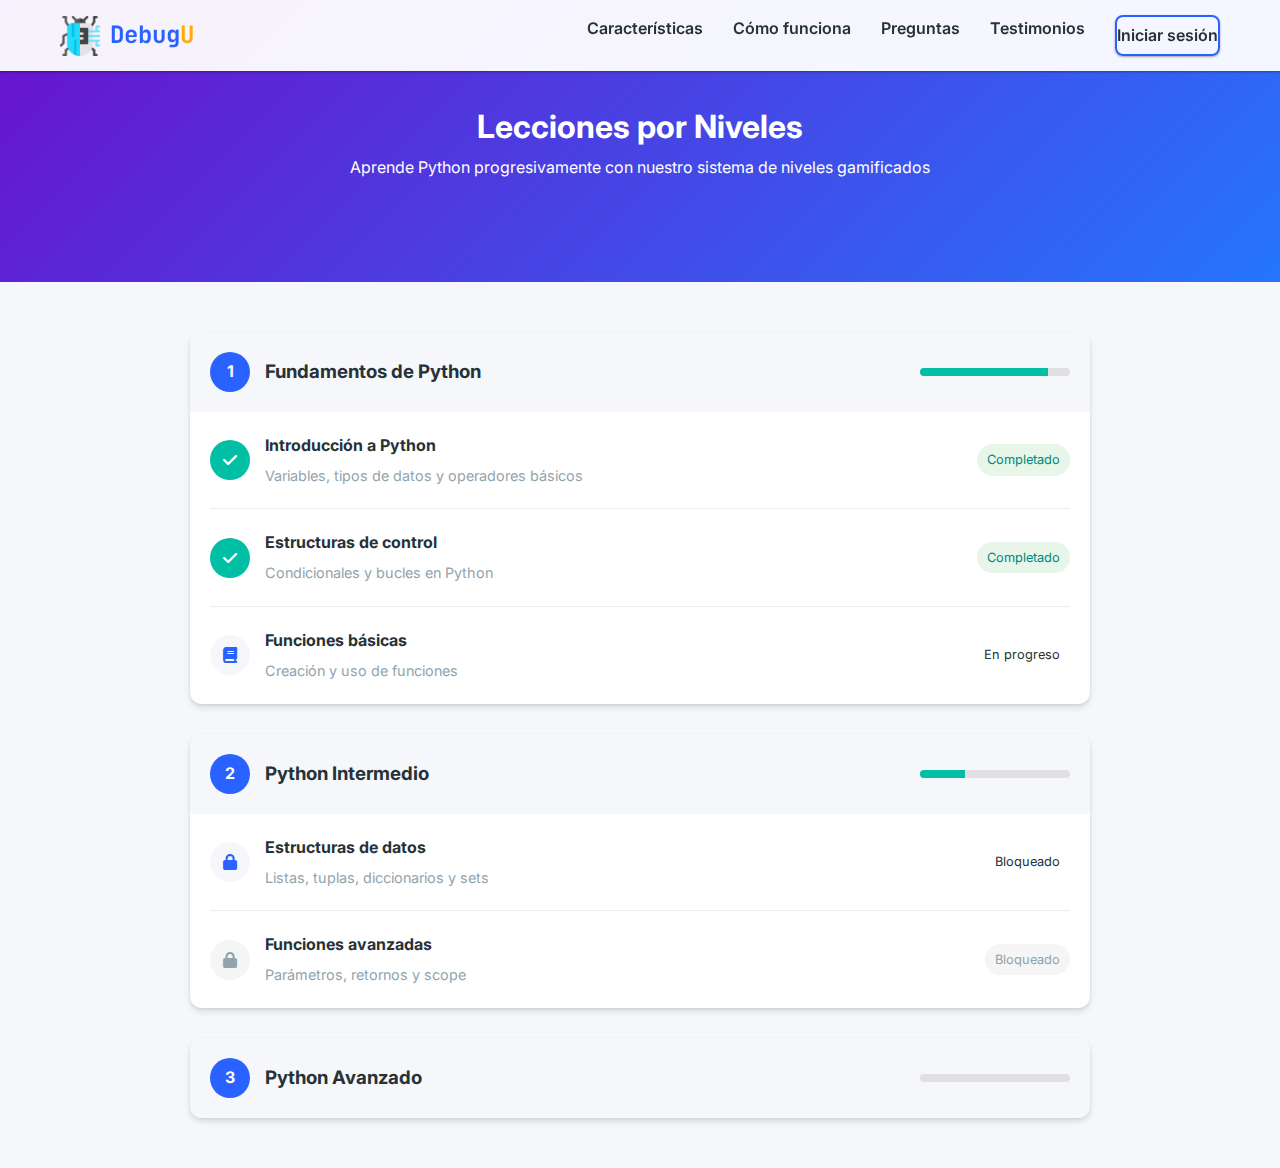
<file: pages/lecciones.html>
<!DOCTYPE html>
<html lang="es">
<head>
    <meta charset="UTF-8">
    <meta name="viewport" content="width=device-width, initial-scale=1.0">
    <title>Lecciones por Niveles | DebugU</title>
    <link href="https://fonts.googleapis.com/css2?family=JetBrains+Mono:wght@400;700&family=Inter:wght@300;400;600;700&display=swap" rel="stylesheet">
    <link rel="stylesheet" href="https://cdnjs.cloudflare.com/ajax/libs/font-awesome/6.4.0/css/all.min.css">
    <link rel="stylesheet" href="../css/style.css">
    <style>
        .lessons-hero {
            background: linear-gradient(135deg, #6a11cb 0%, #2575fc 100%);
            color: white;
            padding: 100px 0;
            text-align: center;
        }
        
        .levels-container {
            display: flex;
            flex-direction: column;
            gap: 30px;
            max-width: 900px;
            margin: 50px auto;
        }
        
        .level-card {
            background: white;
            border-radius: 12px;
            overflow: hidden;
            box-shadow: var(--shadow-md);
            transition: var(--transition);
        }
        
        .level-card:hover {
            transform: translateY(-5px);
            box-shadow: var(--shadow-lg);
        }
        
        .level-header {
            padding: 20px;
            background: var(--light);
            display: flex;
            align-items: center;
            justify-content: space-between;
        }
        
        .level-title {
            display: flex;
            align-items: center;
            gap: 15px;
        }
        
        .level-number {
            width: 40px;
            height: 40px;
            background: var(--primary);
            color: white;
            border-radius: 50%;
            display: flex;
            align-items: center;
            justify-content: center;
            font-weight: 700;
        }
        
        .level-progress {
            width: 150px;
            height: 8px;
            background: #e0e0e0;
            border-radius: 4px;
            overflow: hidden;
        }
        
        .progress-fill {
            height: 100%;
            background: var(--secondary);
        }
        
        .lessons-list {
            padding: 0 20px;
        }
        
        .lesson-item {
            padding: 20px 0;
            border-bottom: 1px solid var(--light-gray);
            display: flex;
            align-items: center;
            justify-content: space-between;
        }
        
        .lesson-item:last-child {
            border-bottom: none;
        }
        
        .lesson-info {
            display: flex;
            align-items: center;
            gap: 15px;
        }
        
        .lesson-icon {
            width: 40px;
            height: 40px;
            background: var(--light);
            border-radius: 50%;
            display: flex;
            align-items: center;
            justify-content: center;
            color: var(--primary);
        }
        
        .completed .lesson-icon {
            background: var(--secondary);
            color: white;
        }
        
        .locked .lesson-icon {
            background: #f5f5f5;
            color: var(--medium-gray);
        }
        
        .lesson-details h4 {
            margin-bottom: 5px;
        }
        
        .lesson-details p {
            color: var(--medium-gray);
            font-size: 0.9rem;
        }
        
        .lesson-status {
            font-size: 0.8rem;
            padding: 5px 10px;
            border-radius: 20px;
        }
        
        .completed .lesson-status {
            background: #e8f5e9;
            color: var(--secondary-dark);
        }
        
        .locked .lesson-status {
            background: #f5f5f5;
            color: var(--medium-gray);
        }
    </style>
</head>
<body>
    <header>
        <div class="container">
            <nav>
                <div class="logo-container">
                    <img src="../img/udebug.png" alt="DebugU Logo" class="logo-img">
                    <div class="logo">Debug<span>U</span></div>
                </div>
                <ul class="nav-links">
                    <li><a href="../index.html#features">Características</a></li>
                    <li><a href="../index.html#how-it-works">Cómo funciona</a></li>
                    <li><a href="../index.html#faq">Preguntas</a></li>
                    <li><a href="../index.html#testimonials">Testimonios</a></li>
                    <li><a href="#" class="btn btn-outline">Iniciar sesión</a></li>
                </ul>
            </nav>
        </div>
    </header>

    <section class="lessons-hero">
        <div class="container">
            <h1>Lecciones por Niveles</h1>
            <p>Aprende Python progresivamente con nuestro sistema de niveles gamificados</p>
        </div>
    </section>

    <section class="container">
        <div class="levels-container">
            <div class="level-card">
                <div class="level-header">
                    <div class="level-title">
                        <div class="level-number">1</div>
                        <h3>Fundamentos de Python</h3>
                    </div>
                    <div class="level-progress">
                        <div class="progress-fill" style="width: 85%"></div>
                    </div>
                </div>
                <div class="lessons-list">
                    <div class="lesson-item completed">
                        <div class="lesson-info">
                            <div class="lesson-icon"><i class="fas fa-check"></i></div>
                            <div class="lesson-details">
                                <h4>Introducción a Python</h4>
                                <p>Variables, tipos de datos y operadores básicos</p>
                            </div>
                        </div>
                        <span class="lesson-status">Completado</span>
                    </div>
                    <div class="lesson-item completed">
                        <div class="lesson-info">
                            <div class="lesson-icon"><i class="fas fa-check"></i></div>
                            <div class="lesson-details">
                                <h4>Estructuras de control</h4>
                                <p>Condicionales y bucles en Python</p>
                            </div>
                        </div>
                        <span class="lesson-status">Completado</span>
                    </div>
                    <div class="lesson-item">
                        <div class="lesson-info">
                            <div class="lesson-icon"><i class="fas fa-book"></i></div>
                            <div class="lesson-details">
                                <h4>Funciones básicas</h4>
                                <p>Creación y uso de funciones</p>
                            </div>
                        </div>
                        <span class="lesson-status">En progreso</span>
                    </div>
                </div>
            </div>

            <div class="level-card">
                <div class="level-header">
                    <div class="level-title">
                        <div class="level-number">2</div>
                        <h3>Python Intermedio</h3>
                    </div>
                    <div class="level-progress">
                        <div class="progress-fill" style="width: 30%"></div>
                    </div>
                </div>
                <div class="lessons-list">
                    <div class="lesson-item">
                        <div class="lesson-info">
                            <div class="lesson-icon"><i class="fas fa-lock"></i></div>
                            <div class="lesson-details">
                                <h4>Estructuras de datos</h4>
                                <p>Listas, tuplas, diccionarios y sets</p>
                            </div>
                        </div>
                        <span class="lesson-status">Bloqueado</span>
                    </div>
                    <div class="lesson-item locked">
                        <div class="lesson-info">
                            <div class="lesson-icon"><i class="fas fa-lock"></i></div>
                            <div class="lesson-details">
                                <h4>Funciones avanzadas</h4>
                                <p>Parámetros, retornos y scope</p>
                            </div>
                        </div>
                        <span class="lesson-status">Bloqueado</span>
                    </div>
                </div>
            </div>

            <div class="level-card">
                <div class="level-header">
                    <div class="level-title">
                        <div class="level-number">3</div>
                        <h3>Python Avanzado</h3>
                    </div>
                    <div class="level-progress">
                        <div class="progress-fill" style="width: 0%"></div>
                    </div>
                </div>
                <div class="less
</file>
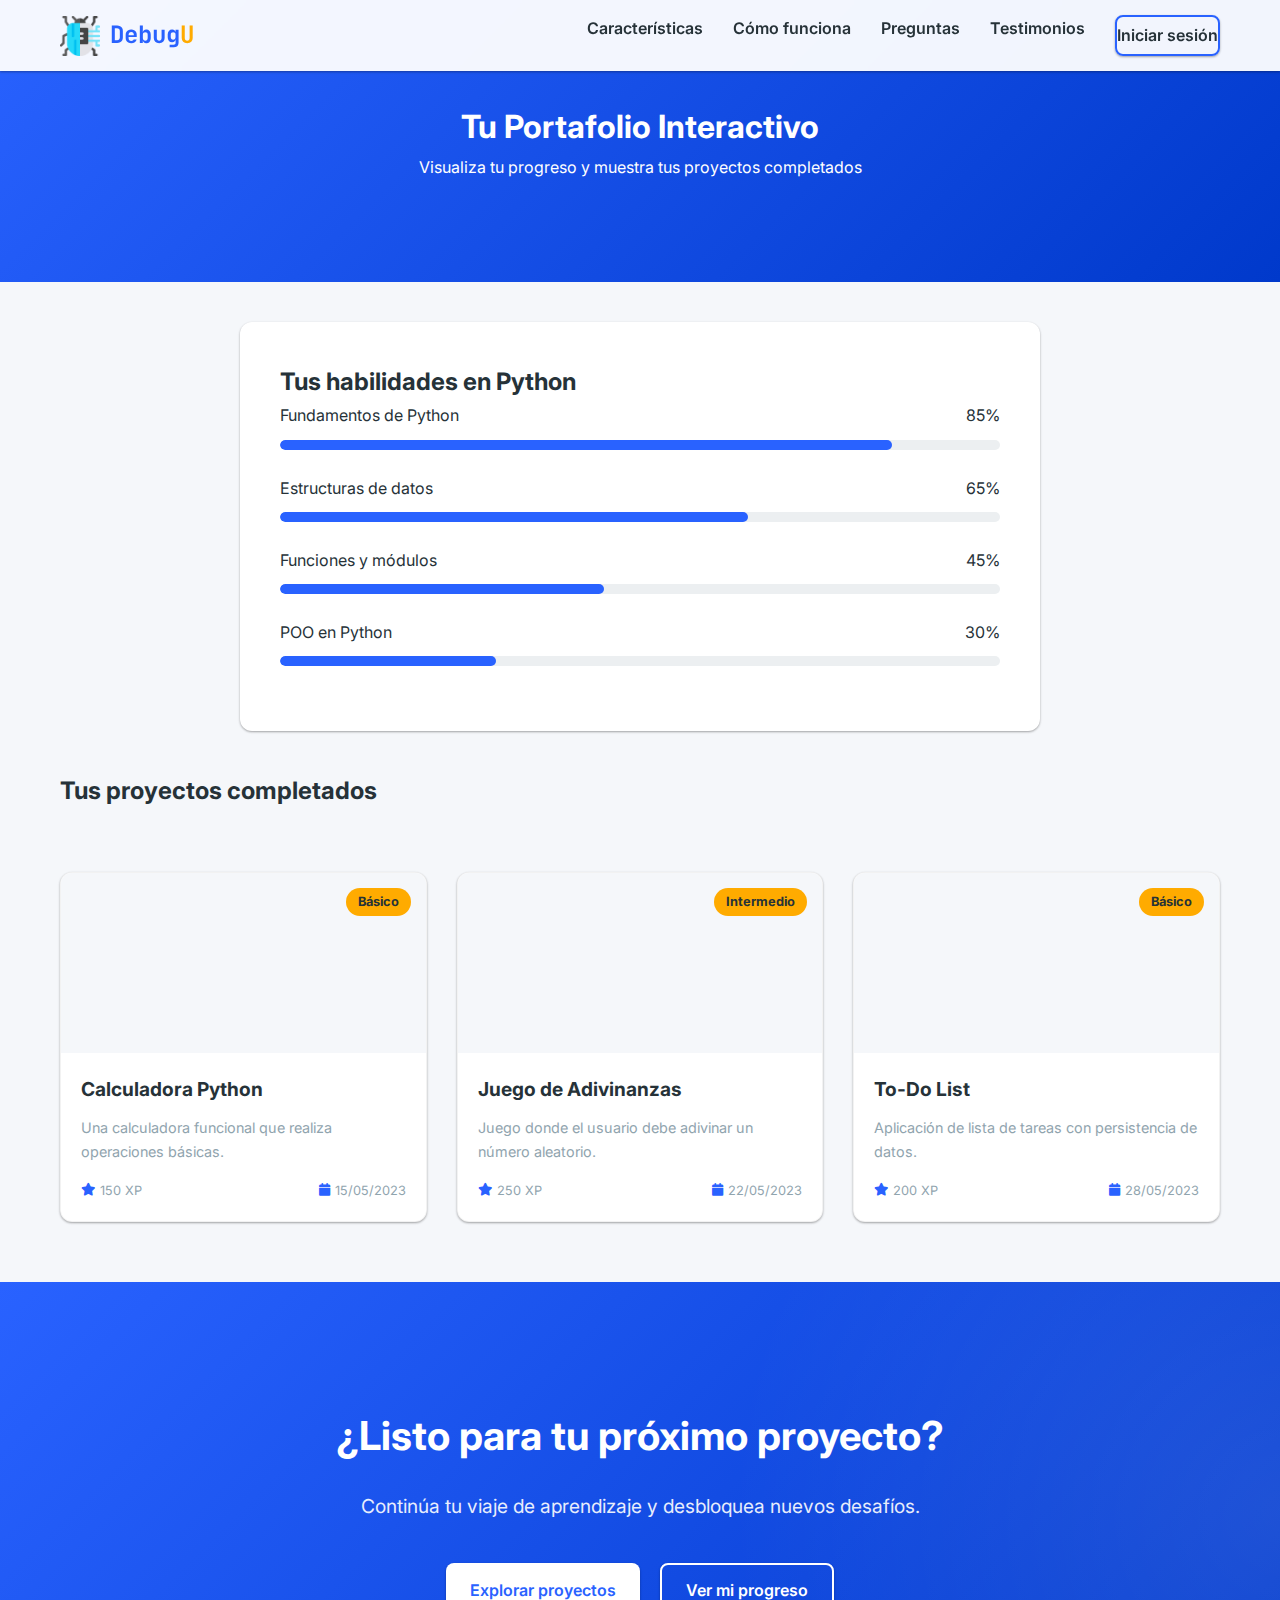
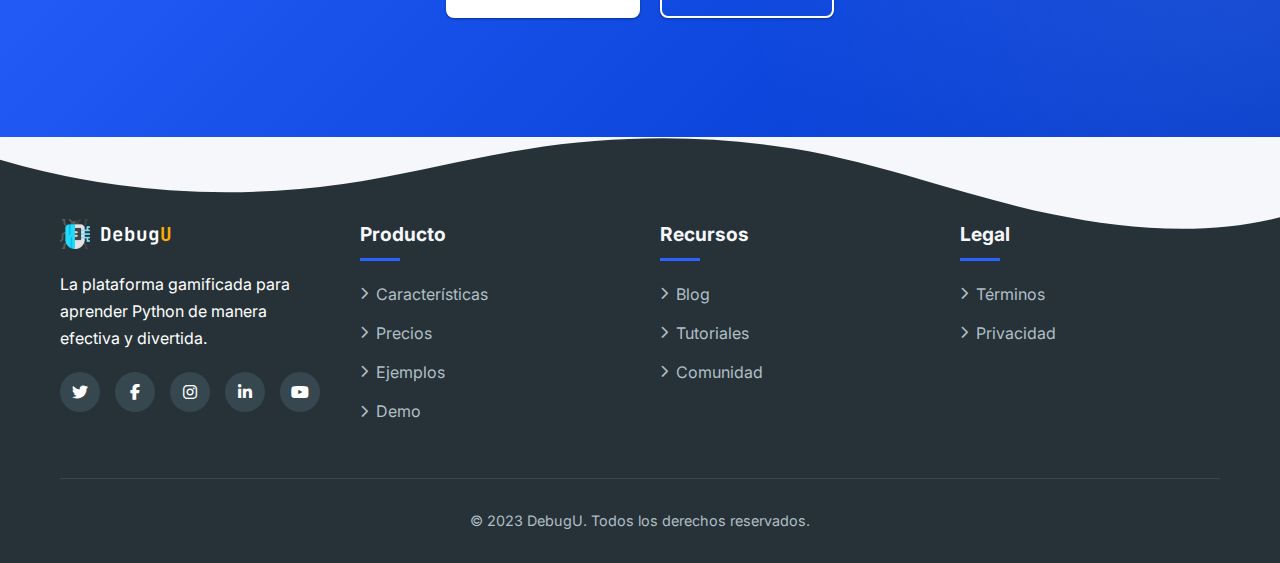
<file: pages/portafolio.html>
<!DOCTYPE html>
<html lang="es">
<head>
    <meta charset="UTF-8">
    <meta name="viewport" content="width=device-width, initial-scale=1.0">
    <title>Portafolio Interactivo | DebugU</title>
    <link href="https://fonts.googleapis.com/css2?family=JetBrains+Mono:wght@400;700&family=Inter:wght@300;400;600;700&display=swap" rel="stylesheet">
    <link rel="stylesheet" href="https://cdnjs.cloudflare.com/ajax/libs/font-awesome/6.4.0/css/all.min.css">
    <link rel="stylesheet" href="../css/style.css">
    <style>
        .portfolio-hero {
            background: linear-gradient(135deg, var(--primary) 0%, var(--primary-dark) 100%);
            color: white;
            padding: 100px 0;
            text-align: center;
        }
        
        .skill-meters {
            background: white;
            padding: 40px;
            border-radius: 12px;
            box-shadow: var(--shadow-sm);
            margin: 40px auto;
            max-width: 800px;
        }
        
        .skill-item {
            margin-bottom: 25px;
        }
        
        .skill-header {
            display: flex;
            justify-content: space-between;
            margin-bottom: 10px;
            color: var(--dark);
        }
        
        .progress-bar {
            height: 10px;
            background-color: var(--light-gray);
            border-radius: 5px;
            overflow: hidden;
        }
        
        .progress-fill {
            height: 100%;
            border-radius: 5px;
            background: var(--primary);
            transition: width 0.5s ease;
        }
        
        .projects-showcase {
            display: grid;
            grid-template-columns: repeat(auto-fill, minmax(300px, 1fr));
            gap: 30px;
            margin: 60px 0;
        }
        
        .project-card {
            background: white;
            border-radius: 12px;
            overflow: hidden;
            box-shadow: var(--shadow-sm);
            transition: var(--transition);
            border: 1px solid rgba(0,0,0,0.05);
        }
        
        .project-card:hover {
            transform: translateY(-5px);
            box-shadow: var(--shadow-md);
        }
        
        .project-image {
            height: 180px;
            background: var(--light);
            position: relative;
        }
        
        .project-badge {
            position: absolute;
            top: 15px;
            right: 15px;
            background: var(--accent);
            color: var(--dark);
            padding: 3px 12px;
            border-radius: 20px;
            font-size: 0.8rem;
            font-weight: 700;
        }
        
        .project-content {
            padding: 20px;
        }
        
        .project-title {
            font-size: 1.2rem;
            margin-bottom: 10px;
            color: var(--dark);
        }
        
        .project-description {
            color: var(--medium-gray);
            font-size: 0.9rem;
            margin-bottom: 15px;
        }
        
        .project-stats {
            display: flex;
            justify-content: space-between;
            color: var(--medium-gray);
            font-size: 0.8rem;
        }
        
        .project-stat {
            display: flex;
            align-items: center;
        }
        
        .project-stat i {
            margin-right: 5px;
            color: var(--primary);
        }
    </style>
</head>
<body>
    <header>
        <div class="container">
            <nav>
                <div class="logo-container">
                    <img src="../img/udebug.png" alt="DebugU Logo" class="logo-img">
                    <div class="logo">Debug<span>U</span></div>
                </div>
                <ul class="nav-links">
                    <li><a href="../index.html#features">Características</a></li>
                    <li><a href="../index.html#how-it-works">Cómo funciona</a></li>
                    <li><a href="../index.html#faq">Preguntas</a></li>
                    <li><a href="../index.html#testimonials">Testimonios</a></li>
                    <li><a href="#" class="btn btn-outline">Iniciar sesión</a></li>
                </ul>
            </nav>
        </div>
    </header>

    <section class="portfolio-hero">
        <div class="container">
            <h1>Tu Portafolio Interactivo</h1>
            <p>Visualiza tu progreso y muestra tus proyectos completados</p>
        </div>
    </section>

    <section class="container">
        <div class="skill-meters">
            <h2>Tus habilidades en Python</h2>
            <div class="skill-item">
                <div class="skill-header">
                    <span>Fundamentos de Python</span>
                    <span>85%</span>
                </div>
                <div class="progress-bar">
                    <div class="progress-fill" style="width: 85%"></div>
                </div>
            </div>
            <div class="skill-item">
                <div class="skill-header">
                    <span>Estructuras de datos</span>
                    <span>65%</span>
                </div>
                <div class="progress-bar">
                    <div class="progress-fill" style="width: 65%"></div>
                </div>
            </div>
            <div class="skill-item">
                <div class="skill-header">
                    <span>Funciones y módulos</span>
                    <span>45%</span>
                </div>
                <div class="progress-bar">
                    <div class="progress-fill" style="width: 45%"></div>
                </div>
            </div>
            <div class="skill-item">
                <div class="skill-header">
                    <span>POO en Python</span>
                    <span>30%</span>
                </div>
                <div class="progress-bar">
                    <div class="progress-fill" style="width: 30%"></div>
                </div>
            </div>
        </div>

        <h2>Tus proyectos completados</h2>
        <div class="projects-showcase">
            <div class="project-card">
                <div class="project-image">
                    <div class="project-badge">Básico</div>
                </div>
                <div class="project-content">
                    <h3 class="project-title">Calculadora Python</h3>
                    <p class="project-description">Una calculadora funcional que realiza operaciones básicas.</p>
                    <div class="project-stats">
                        <div class="project-stat"><i class="fas fa-star"></i> 150 XP</div>
                        <div class="project-stat"><i class="fas fa-calendar"></i> 15/05/2023</div>
                    </div>
                </div>
            </div>
            <div class="project-card">
                <div class="project-image">
                    <div class="project-badge">Intermedio</div>
                </div>
                <div class="project-content">
                    <h3 class="project-title">Juego de Adivinanzas</h3>
                    <p class="project-description">Juego donde el usuario debe adivinar un número aleatorio.</p>
                    <div class="project-stats">
                        <div class="project-stat"><i class="fas fa-star"></i> 250 XP</div>
                        <div class="project-stat"><i class="fas fa-calendar"></i> 22/05/2023</div>
                    </div>
                </div>
            </div>
            <div class="project-card">
                <div class="project-image">
                    <div class="project-badge">Básico</div>
                </div>
                <div class="project-content">
                    <h3 class="project-title">To-Do List</h3>
                    <p class="project-description">Aplicación de lista de tareas con persistencia de datos.</p>
                    <div class="project-stats">
                        <div class="project-stat"><i class="fas fa-star"></i> 200 XP</div>
                        <div class="project-stat"><i class="fas fa-calendar"></i> 28/05/2023</div>
                    </div>
                </div>
            </div>
        </div>
    </section>

    <section class="cta">
        <div class="container">
            <h2>¿Listo para tu próximo proyecto?</h2>
            <p>Continúa tu viaje de aprendizaje y desbloquea nuevos desafíos.</p>
            <div class="cta-buttons">
                <a href="../index.html#features" class="btn btn-light">Explorar proyectos</a>
                <a href="#" class="btn btn-transparent">Ver mi progreso</a>
            </div>
        </div>
    </section>

    <footer>
        <div class="footer-wave">
            <svg data-name="Layer 1" xmlns="http://www.w3.org/2000/svg" viewBox="0 0 1200 120" preserveAspectRatio="none">
                <path d="M321.39,56.44c58-10.79,114.16-30.13,172-41.86,82.39-16.72,168.19-17.73,250.45-.39C823.78,31,906.67,72,985.66,92.83c70.05,18.48,146.53,26.09,214.34,3V0H0V27.35A600.21,600.21,0,0,0,321.39,56.44Z" class="shape-fill"></path>
            </svg>
        </div>
        <div class="container">
            <div class="footer-grid">
                <div class="footer-column">
                    <div class="footer-logo">
                        <img src="../img/udebug.png" alt="DebugU Logo" class="footer-logo-img">
                        <div class="footer-logo-text">Debug<span>U</span></div>
                    </div>
                    <p>La plataforma gamificada para aprender Python de manera efectiva y divertida.</p>
                    <div class="social-links">
                        <a href="#"><i class="fab fa-twitter"></i></a>
                        <a href="#"><i class="fab fa-facebook-f"></i></a>
                        <a href="#"><i class="fab fa-instagram"></i></a>
                        <a href="#"><i class="fab fa-linkedin-in"></i></a>
                        <a href="#"><i class="fab fa-youtube"></i></a>
                    </div>
                </div>
                <div class="footer-column">
                    <h3>Producto</h3>
                    <ul class="footer-links">
                        <li><a href="../index.html#features"><i class="fas fa-chevron-right"></i> Características</a></li>
                        <li><a href="#"><i class="fas fa-chevron-right"></i> Precios</a></li>
                        <li><a href="ejemplos.html"><i class="fas fa-chevron-right"></i> Ejemplos</a></li>
                        <li><a href="#"><i class="fas fa-chevron-right"></i> Demo</a></li>
                    </ul>
                </div>
                <div class="footer-column">
                    <h3>Recursos</h3>
                    <ul class="footer-links">
                        <li><a href="#"><i class="fas fa-chevron-right"></i> Blog</a></li>
                        <li><a href="#"><i class="fas fa-chevron-right"></i> Tutoriales</a></li>
                        <li><a href="#"><i class="fas fa-chevron-right"></i> Comunidad</a></li>
                    </ul>
                </div>
                <div class="footer-column">
                    <h3>Legal</h3>
                    <ul class="footer-links">
                        <li><a href="#"><i class="fas fa-chevron-right"></i> Términos</a></li>
                        <li><a href="#"><i class="fas fa-chevron-right"></i> Privacidad</a></li>
                    </ul>
                </div>
            </div>
            <div class="footer-bottom">
                <p>© 2023 DebugU. Todos los derechos reservados.</p>
            </div>
        </div>
    </footer>

    <script src="../js/main.js"></script>
</body>
</html>
</file>
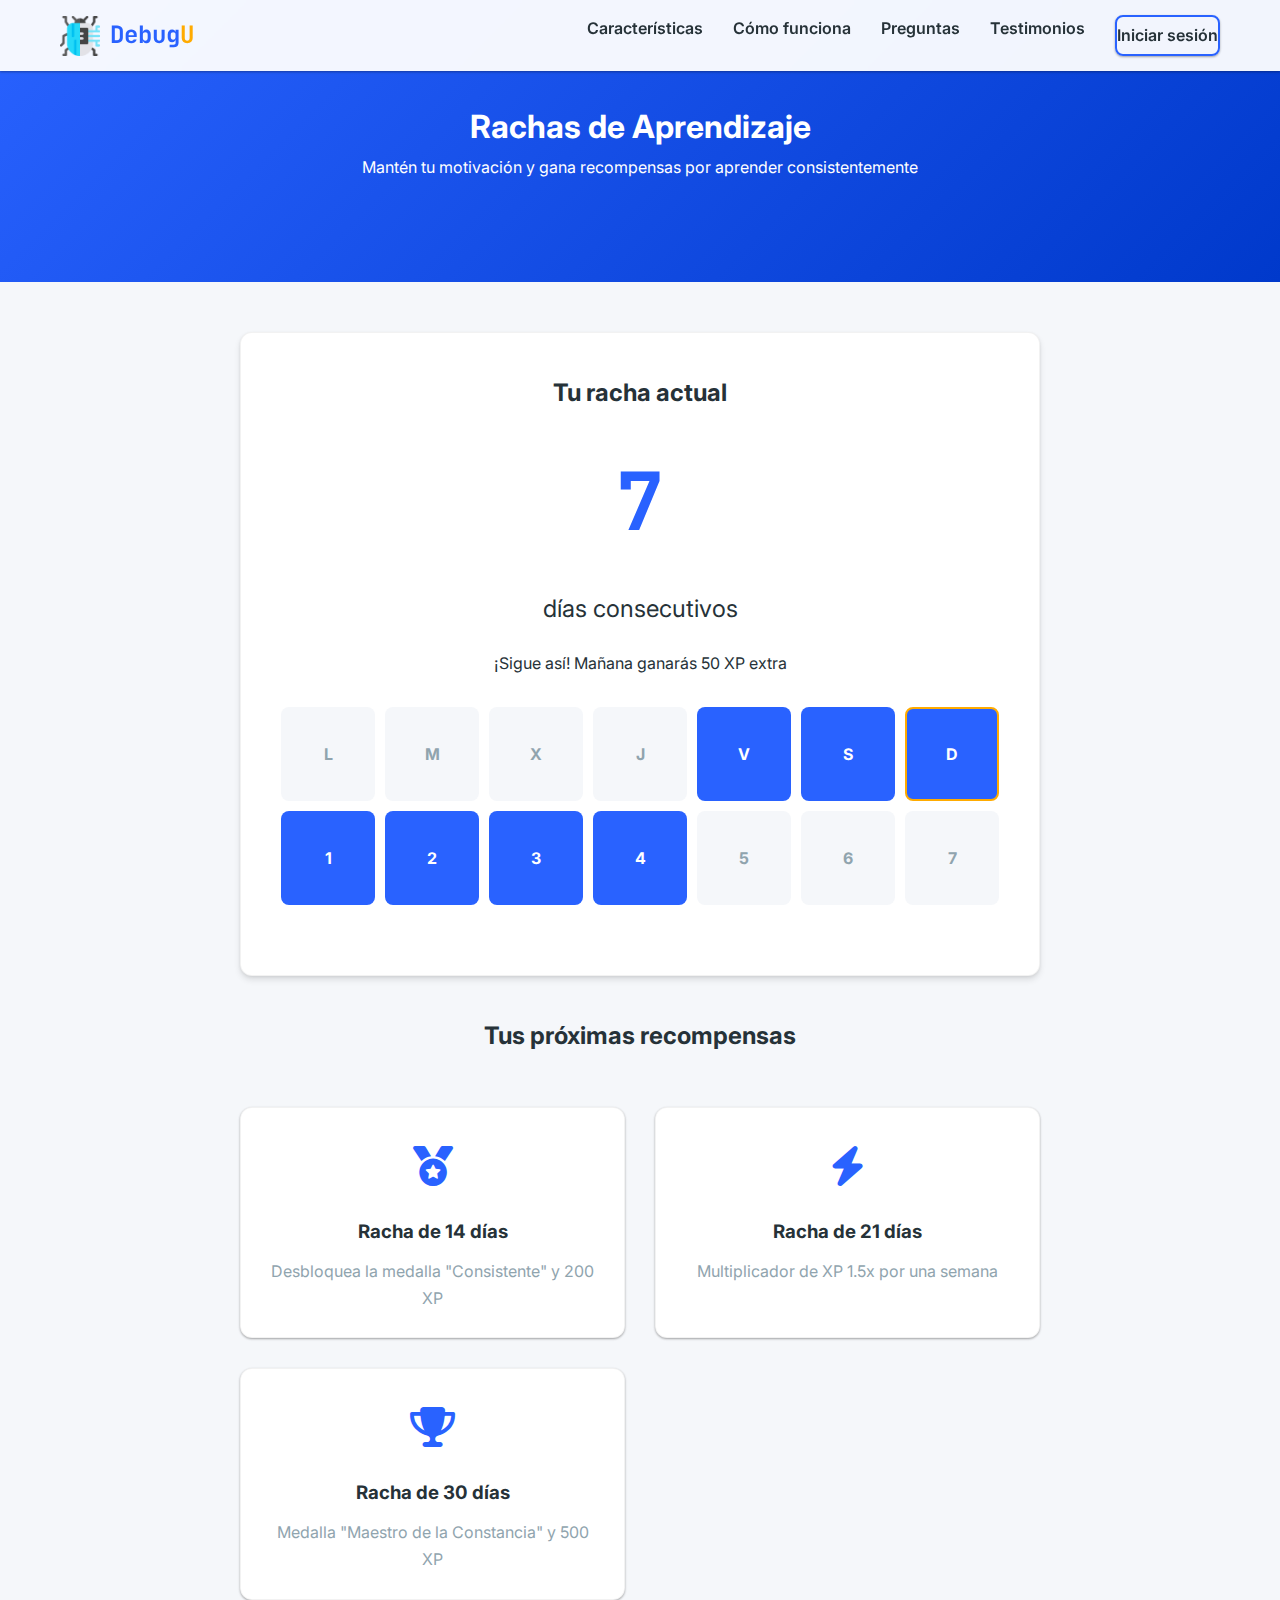
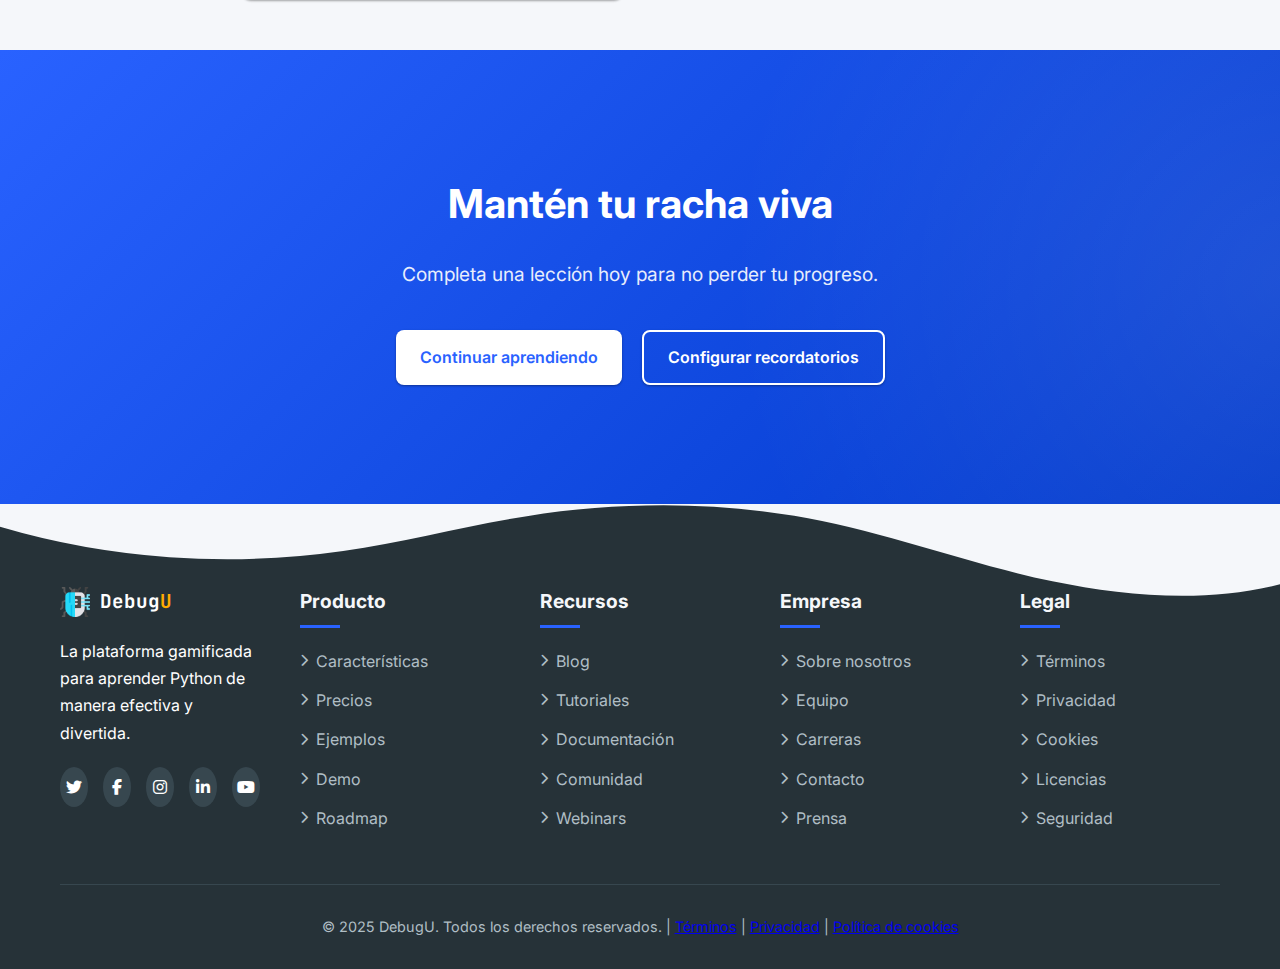
<file: pages/rachas.html>
<!DOCTYPE html>
<html lang="es">
<head>
    <meta charset="UTF-8">
    <meta name="viewport" content="width=device-width, initial-scale=1.0">
    <title>Rachas de Aprendizaje | DebugU</title>
    <link href="https://fonts.googleapis.com/css2?family=JetBrains+Mono:wght@400;700&family=Inter:wght@300;400;600;700&display=swap" rel="stylesheet">
    <link rel="stylesheet" href="https://cdnjs.cloudflare.com/ajax/libs/font-awesome/6.4.0/css/all.min.css">
    <link rel="stylesheet" href="../css/style.css">
    <style>
        .streak-hero {
            background: linear-gradient(135deg, var(--primary) 0%, var(--primary-dark) 100%);
            color: white;
            padding: 100px 0;
            text-align: center;
        }
        
        .streak-container {
            max-width: 800px;
            margin: 50px auto;
            text-align: center;
        }
        
        .streak-display {
            background: white;
            border-radius: 12px;
            padding: 40px;
            box-shadow: var(--shadow-md);
            margin-bottom: 40px;
            border: 1px solid rgba(0,0,0,0.05);
        }
        
        .streak-count {
            font-size: 5rem;
            font-weight: 700;
            color: var(--primary);
            margin: 20px 0;
            font-family: 'JetBrains Mono', monospace;
        }
        
        .streak-label {
            font-size: 1.5rem;
            margin-bottom: 20px;
            color: var(--dark);
        }
        
        .calendar {
            display: grid;
            grid-template-columns: repeat(7, 1fr);
            gap: 10px;
            margin: 30px 0;
        }
        
        .day {
            aspect-ratio: 1;
            display: flex;
            align-items: center;
            justify-content: center;
            border-radius: 8px;
            font-weight: 700;
            background: var(--light);
            color: var(--medium-gray);
        }
        
        .day.active {
            background: var(--primary);
            color: white;
        }
        
        .day.today {
            border: 2px solid var(--accent);
        }
        
        .rewards-container {
            display: grid;
            grid-template-columns: repeat(auto-fit, minmax(250px, 1fr));
            gap: 30px;
            margin: 50px 0;
        }
        
        .reward-card {
            background: white;
            border-radius: 12px;
            padding: 25px;
            box-shadow: var(--shadow-sm);
            text-align: center;
            border: 1px solid rgba(0,0,0,0.05);
            transition: var(--transition);
        }
        
        .reward-card:hover {
            transform: translateY(-5px);
            box-shadow: var(--shadow-md);
        }
        
        .reward-icon {
            font-size: 2.5rem;
            color: var(--primary);
            margin-bottom: 15px;
        }
        
        .reward-card h3 {
            margin-bottom: 10px;
            color: var(--dark);
        }
        
        .reward-card p {
            color: var(--medium-gray);
        }
    </style>
</head>
<body>
    <header>
        <div class="container">
            <nav>
                <div class="logo-container">
                    <img src="../img/udebug.png" alt="DebugU Logo" class="logo-img">
                    <div class="logo">Debug<span>U</span></div>
                </div>
                <ul class="nav-links">
                    <li><a href="../index.html#features">Características</a></li>
                    <li><a href="../index.html#how-it-works">Cómo funciona</a></li>
                    <li><a href="../index.html#faq">Preguntas</a></li>
                    <li><a href="../index.html#testimonials">Testimonios</a></li>
                    <li><a href="#" class="btn btn-outline">Iniciar sesión</a></li>
                </ul>
            </nav>
        </div>
    </header>

    <section class="streak-hero">
        <div class="container">
            <h1>Rachas de Aprendizaje</h1>
            <p>Mantén tu motivación y gana recompensas por aprender consistentemente</p>
        </div>
    </section>

    <section class="container">
        <div class="streak-container">
            <div class="streak-display">
                <h2>Tu racha actual</h2>
                <div class="streak-count">7</div>
                <p class="streak-label">días consecutivos</p>
                <p>¡Sigue así! Mañana ganarás 50 XP extra</p>
                
                <div class="calendar">
                    <div class="day">L</div>
                    <div class="day">M</div>
                    <div class="day">X</div>
                    <div class="day">J</div>
                    <div class="day active">V</div>
                    <div class="day active">S</div>
                    <div class="day active today">D</div>
                    <div class="day active">1</div>
                    <div class="day active">2</div>
                    <div class="day active">3</div>
                    <div class="day active">4</div>
                    <div class="day">5</div>
                    <div class="day">6</div>
                    <div class="day">7</div>
                </div>
            </div>

            <h2>Tus próximas recompensas</h2>
            <div class="rewards-container">
                <div class="reward-card">
                    <div class="reward-icon"><i class="fas fa-medal"></i></div>
                    <h3>Racha de 14 días</h3>
                    <p>Desbloquea la medalla "Consistente" y 200 XP</p>
                </div>
                <div class="reward-card">
                    <div class="reward-icon"><i class="fas fa-bolt"></i></div>
                    <h3>Racha de 21 días</h3>
                    <p>Multiplicador de XP 1.5x por una semana</p>
                </div>
                <div class="reward-card">
                    <div class="reward-icon"><i class="fas fa-trophy"></i></div>
                    <h3>Racha de 30 días</h3>
                    <p>Medalla "Maestro de la Constancia" y 500 XP</p>
                </div>
            </div>
        </div>
    </section>

    <section class="cta">
        <div class="container">
            <h2>Mantén tu racha viva</h2>
            <p>Completa una lección hoy para no perder tu progreso.</p>
            <div class="cta-buttons">
                <a href="lecciones.html" class="btn btn-light">Continuar aprendiendo</a>
                <a href="#" class="btn btn-transparent">Configurar recordatorios</a>
            </div>
        </div>
    </section>

    <footer>
        <div class="footer-wave">
            <svg data-name="Layer 1" xmlns="http://www.w3.org/2000/svg" viewBox="0 0 1200 120" preserveAspectRatio="none">
                <path d="M321.39,56.44c58-10.79,114.16-30.13,172-41.86,82.39-16.72,168.19-17.73,250.45-.39C823.78,31,906.67,72,985.66,92.83c70.05,18.48,146.53,26.09,214.34,3V0H0V27.35A600.21,600.21,0,0,0,321.39,56.44Z" class="shape-fill"></path>
            </svg>
        </div>
        <div class="container">
            <div class="footer-grid">
                <div class="footer-column">
                    <div class="footer-logo">
                        <img src="../img/udebug.png" alt="DebugU Logo" class="footer-logo-img">
                        <div class="footer-logo-text">Debug<span>U</span></div>
                    </div>
                    <p>La plataforma gamificada para aprender Python de manera efectiva y divertida.</p>
                    <div class="social-links">
                        <a href="#"><i class="fab fa-twitter"></i></a>
                        <a href="#"><i class="fab fa-facebook-f"></i></a>
                        <a href="#"><i class="fab fa-instagram"></i></a>
                        <a href="#"><i class="fab fa-linkedin-in"></i></a>
                        <a href="#"><i class="fab fa-youtube"></i></a>
                    </div>
                </div>
                <div class="footer-column">
                    <h3>Producto</h3>
                    <ul class="footer-links">
                        <li><a href="../index.html#features"><i class="fas fa-chevron-right"></i> Características</a></li>
                        <li><a href="#"><i class="fas fa-chevron-right"></i> Precios</a></li>
                        <li><a href="ejemplos.html"><i class="fas fa-chevron-right"></i> Ejemplos</a></li>
                        <li><a href="#"><i class="fas fa-chevron-right"></i> Demo</a></li>
                        <li><a href="#"><i class="fas fa-chevron-right"></i> Roadmap</a></li>
                    </ul>
                </div>
                <div class="footer-column">
                    <h3>Recursos</h3>
                    <ul class="footer-links">
                        <li><a href="#"><i class="fas fa-chevron-right"></i> Blog</a></li>
                        <li><a href="#"><i class="fas fa-chevron-right"></i> Tutoriales</a></li>
                        <li><a href="#"><i class="fas fa-chevron-right"></i> Documentación</a></li>
                        <li><a href="#"><i class="fas fa-chevron-right"></i> Comunidad</a></li>
                        <li><a href="#"><i class="fas fa-chevron-right"></i> Webinars</a></li>
                    </ul>
                </div>
                <div class="footer-column">
                    <h3>Empresa</h3>
                    <ul class="footer-links">
                        <li><a href="#"><i class="fas fa-chevron-right"></i> Sobre nosotros</a></li>
                        <li><a href="#"><i class="fas fa-chevron-right"></i> Equipo</a></li>
                        <li><a href="#"><i class="fas fa-chevron-right"></i> Carreras</a></li>
                        <li><a href="#"><i class="fas fa-chevron-right"></i> Contacto</a></li>
                        <li><a href="#"><i class="fas fa-chevron-right"></i> Prensa</a></li>
                    </ul>
                </div>
                <div class="footer-column">
                    <h3>Legal</h3>
                    <ul class="footer-links">
                        <li><a href="#"><i class="fas fa-chevron-right"></i> Términos</a></li>
                        <li><a href="#"><i class="fas fa-chevron-right"></i> Privacidad</a></li>
                        <li><a href="#"><i class="fas fa-chevron-right"></i> Cookies</a></li>
                        <li><a href="#"><i class="fas fa-chevron-right"></i> Licencias</a></li>
                        <li><a href="#"><i class="fas fa-chevron-right"></i> Seguridad</a></li>
                    </ul>
                </div>
            </div>
            <div class="footer-bottom">
                <p>© 2025 DebugU. Todos los derechos reservados. | <a href="#">Términos</a> | <a href="#">Privacidad</a> | <a href="#">Política de cookies</a></p>
            </div>
        </div>
    </footer>

    <script src="../js/main.js"></script>
</body>
</html>
</file>
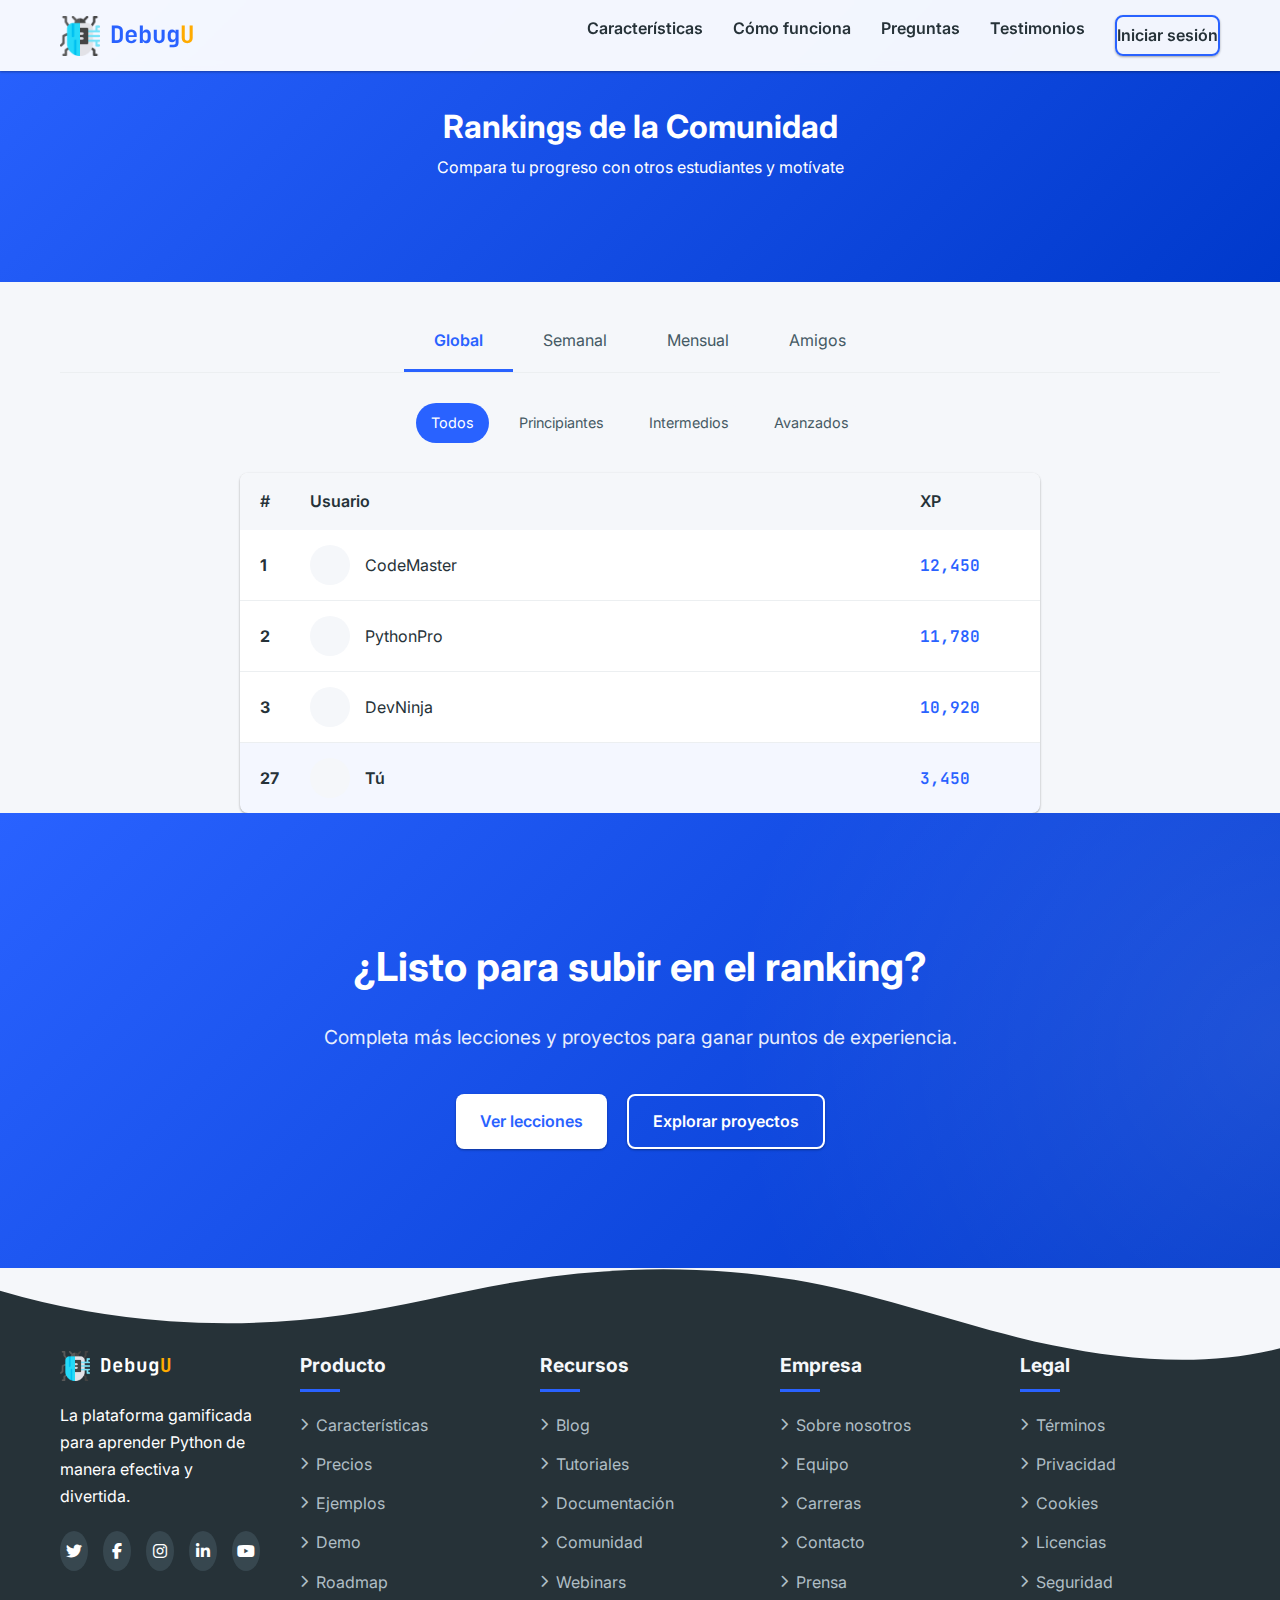
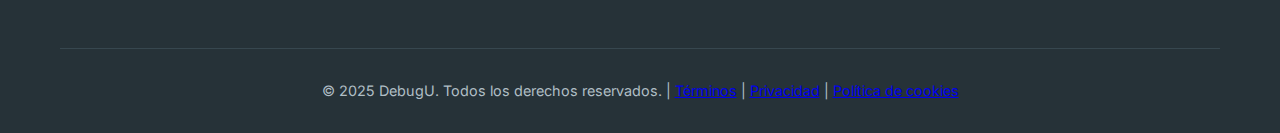
<file: pages/rankings.html>
<!DOCTYPE html>
<html lang="es">
<head>
    <meta charset="UTF-8">
    <meta name="viewport" content="width=device-width, initial-scale=1.0">
    <title>Rankings | DebugU</title>
    <link href="https://fonts.googleapis.com/css2?family=JetBrains+Mono:wght@400;700&family=Inter:wght@300;400;600;700&display=swap" rel="stylesheet">
    <link rel="stylesheet" href="https://cdnjs.cloudflare.com/ajax/libs/font-awesome/6.4.0/css/all.min.css">
    <link rel="stylesheet" href="../css/style.css">
    <style>
        .rankings-hero {
            background: linear-gradient(135deg, var(--primary) 0%, var(--primary-dark) 100%);
            color: white;
            padding: 100px 0;
            text-align: center;
        }
        
        .ranking-tabs {
            display: flex;
            justify-content: center;
            margin: 30px 0;
            border-bottom: 1px solid var(--light-gray);
        }
        
        .tab {
            padding: 15px 30px;
            cursor: pointer;
            border-bottom: 3px solid transparent;
            transition: var(--transition);
            color: var(--dark-gray);
        }
        
        .tab.active {
            border-bottom: 3px solid var(--primary);
            color: var(--primary);
            font-weight: 600;
        }
        
        .tab:hover {
            color: var(--primary);
        }
        
        .leaderboard {
            max-width: 800px;
            margin: 0 auto;
            background: white;
            border-radius: 8px;
            box-shadow: var(--shadow-sm);
            overflow: hidden;
        }
        
        .leaderboard-header {
            display: grid;
            grid-template-columns: 50px 1fr 100px;
            padding: 15px 20px;
            background: var(--light);
            font-weight: 600;
            color: var(--dark);
        }
        
        .leaderboard-item {
            display: grid;
            grid-template-columns: 50px 1fr 100px;
            padding: 15px 20px;
            border-bottom: 1px solid var(--light-gray);
            align-items: center;
        }
        
        .leaderboard-item:last-child {
            border-bottom: none;
        }
        
        .leaderboard-item.you {
            background: rgba(41, 98, 255, 0.05);
            font-weight: 600;
        }
        
        .rank {
            font-weight: 700;
            color: var(--dark);
        }
        
        .user-info {
            display: flex;
            align-items: center;
            gap: 15px;
        }
        
        .avatar {
            width: 40px;
            height: 40px;
            border-radius: 50%;
            background: var(--light);
            overflow: hidden;
        }
        
        .xp {
            font-family: 'JetBrains Mono', monospace;
            color: var(--primary);
            font-weight: 600;
        }
        
        .time-filters {
            display: flex;
            justify-content: center;
            gap: 15px;
            margin: 30px 0;
        }
        
        .time-filter {
            padding: 8px 15px;
            border-radius: 20px;
            background: var(--light);
            cursor: pointer;
            font-size: 0.9rem;
            transition: var(--transition);
            color: var(--dark-gray);
        }
        
        .time-filter.active {
            background: var(--primary);
            color: white;
        }
        
        .time-filter:hover {
            background: var(--primary-light);
            color: white;
        }
    </style>
</head>
<body>
    <header>
        <div class="container">
            <nav>
                <div class="logo-container">
                    <img src="../img/udebug.png" alt="DebugU Logo" class="logo-img">
                    <div class="logo">Debug<span>U</span></div>
                </div>
                <ul class="nav-links">
                    <li><a href="../index.html#features">Características</a></li>
                    <li><a href="../index.html#how-it-works">Cómo funciona</a></li>
                    <li><a href="../index.html#faq">Preguntas</a></li>
                    <li><a href="../index.html#testimonials">Testimonios</a></li>
                    <li><a href="#" class="btn btn-outline">Iniciar sesión</a></li>
                </ul>
            </nav>
        </div>
    </header>

    <section class="rankings-hero">
        <div class="container">
            <h1>Rankings de la Comunidad</h1>
            <p>Compara tu progreso con otros estudiantes y motívate</p>
        </div>
    </section>

    <section class="container">
        <div class="ranking-tabs">
            <div class="tab active">Global</div>
            <div class="tab">Semanal</div>
            <div class="tab">Mensual</div>
            <div class="tab">Amigos</div>
        </div>

        <div class="time-filters">
            <div class="time-filter active">Todos</div>
            <div class="time-filter">Principiantes</div>
            <div class="time-filter">Intermedios</div>
            <div class="time-filter">Avanzados</div>
        </div>

        <div class="leaderboard">
            <div class="leaderboard-header">
                <div>#</div>
                <div>Usuario</div>
                <div>XP</div>
            </div>
            
            <div class="leaderboard-item">
                <div class="rank">1</div>
                <div class="user-info">
                    <div class="avatar"></div>
                    <div>CodeMaster</div>
                </div>
                <div class="xp">12,450</div>
            </div>
            
            <div class="leaderboard-item">
                <div class="rank">2</div>
                <div class="user-info">
                    <div class="avatar"></div>
                    <div>PythonPro</div>
                </div>
                <div class="xp">11,780</div>
            </div>
            
            <div class="leaderboard-item">
                <div class="rank">3</div>
                <div class="user-info">
                    <div class="avatar"></div>
                    <div>DevNinja</div>
                </div>
                <div class="xp">10,920</div>
            </div>
            
            <div class="leaderboard-item you">
                <div class="rank">27</div>
                <div class="user-info">
                    <div class="avatar"></div>
                    <div>Tú</div>
                </div>
                <div class="xp">3,450</div>
            </div>
        </div>
    </section>

    <section class="cta">
        <div class="container">
            <h2>¿Listo para subir en el ranking?</h2>
            <p>Completa más lecciones y proyectos para ganar puntos de experiencia.</p>
            <div class="cta-buttons">
                <a href="lecciones.html" class="btn btn-light">Ver lecciones</a>
                <a href="ejemplos.html" class="btn btn-transparent">Explorar proyectos</a>
            </div>
        </div>
    </section>

    <footer>
        <div class="footer-wave">
            <svg data-name="Layer 1" xmlns="http://www.w3.org/2000/svg" viewBox="0 0 1200 120" preserveAspectRatio="none">
                <path d="M321.39,56.44c58-10.79,114.16-30.13,172-41.86,82.39-16.72,168.19-17.73,250.45-.39C823.78,31,906.67,72,985.66,92.83c70.05,18.48,146.53,26.09,214.34,3V0H0V27.35A600.21,600.21,0,0,0,321.39,56.44Z" class="shape-fill"></path>
            </svg>
        </div>
        <div class="container">
            <div class="footer-grid">
                <div class="footer-column">
                    <div class="footer-logo">
                        <img src="../img/udebug.png" alt="DebugU Logo" class="footer-logo-img">
                        <div class="footer-logo-text">Debug<span>U</span></div>
                    </div>
                    <p>La plataforma gamificada para aprender Python de manera efectiva y divertida.</p>
                    <div class="social-links">
                        <a href="#"><i class="fab fa-twitter"></i></a>
                        <a href="#"><i class="fab fa-facebook-f"></i></a>
                        <a href="#"><i class="fab fa-instagram"></i></a>
                        <a href="#"><i class="fab fa-linkedin-in"></i></a>
                        <a href="#"><i class="fab fa-youtube"></i></a>
                    </div>
                </div>
                <div class="footer-column">
                    <h3>Producto</h3>
                    <ul class="footer-links">
                        <li><a href="../index.html#features"><i class="fas fa-chevron-right"></i> Características</a></li>
                        <li><a href="#"><i class="fas fa-chevron-right"></i> Precios</a></li>
                        <li><a href="ejemplos.html"><i class="fas fa-chevron-right"></i> Ejemplos</a></li>
                        <li><a href="#"><i class="fas fa-chevron-right"></i> Demo</a></li>
                        <li><a href="#"><i class="fas fa-chevron-right"></i> Roadmap</a></li>
                    </ul>
                </div>
                <div class="footer-column">
                    <h3>Recursos</h3>
                    <ul class="footer-links">
                        <li><a href="#"><i class="fas fa-chevron-right"></i> Blog</a></li>
                        <li><a href="#"><i class="fas fa-chevron-right"></i> Tutoriales</a></li>
                        <li><a href="#"><i class="fas fa-chevron-right"></i> Documentación</a></li>
                        <li><a href="#"><i class="fas fa-chevron-right"></i> Comunidad</a></li>
                        <li><a href="#"><i class="fas fa-chevron-right"></i> Webinars</a></li>
                    </ul>
                </div>
                <div class="footer-column">
                    <h3>Empresa</h3>
                    <ul class="footer-links">
                        <li><a href="#"><i class="fas fa-chevron-right"></i> Sobre nosotros</a></li>
                        <li><a href="#"><i class="fas fa-chevron-right"></i> Equipo</a></li>
                        <li><a href="#"><i class="fas fa-chevron-right"></i> Carreras</a></li>
                        <li><a href="#"><i class="fas fa-chevron-right"></i> Contacto</a></li>
                        <li><a href="#"><i class="fas fa-chevron-right"></i> Prensa</a></li>
                    </ul>
                </div>
                <div class="footer-column">
                    <h3>Legal</h3>
                    <ul class="footer-links">
                        <li><a href="#"><i class="fas fa-chevron-right"></i> Términos</a></li>
                        <li><a href="#"><i class="fas fa-chevron-right"></i> Privacidad</a></li>
                        <li><a href="#"><i class="fas fa-chevron-right"></i> Cookies</a></li>
                        <li><a href="#"><i class="fas fa-chevron-right"></i> Licencias</a></li>
                        <li><a href="#"><i class="fas fa-chevron-right"></i> Seguridad</a></li>
                    </ul>
                </div>
            </div>
            <div class="footer-bottom">
                <p>© 2025 DebugU. Todos los derechos reservados. | <a href="#">Términos</a> | <a href="#">Privacidad</a> | <a href="#">Política de cookies</a></p>
            </div>
        </div>
    </footer>

    <script src="../js/main.js"></script>
</body>
</html>
</file>
<file: css/style.css>
:root {
    --primary: #2962FF;
    --primary-dark: #0039CB;
    --primary-light: #768FFF;
    --secondary: #00BFA5;
    --secondary-dark: #00897B;
    --accent: #FFAB00;
    --accent-dark: #FF8F00;
    --dark: #263238;
    --dark-gray: #455A64;
    --medium-gray: #90A4AE;
    --light-gray: #ECEFF1;
    --light: #F5F7FA;
    --white: #FFFFFF;
    --shadow-sm: 0 1px 3px rgba(0,0,0,0.12), 0 1px 2px rgba(0,0,0,0.24);
    --shadow-md: 0 4px 6px rgba(0,0,0,0.1), 0 1px 3px rgba(0,0,0,0.08);
    --shadow-lg: 0 10px 25px rgba(0,0,0,0.1), 0 5px 10px rgba(0,0,0,0.05);
    --transition: all 0.3s cubic-bezier(.25,.8,.25,1);
}

* {
    margin: 0;
    padding: 0;
    box-sizing: border-box;
}

body {
    font-family: 'Inter', sans-serif;
    color: var(--dark);
    line-height: 1.7;
    background-color: var(--light);
    overflow-x: hidden;
}

.code-font {
    font-family: 'JetBrains Mono', monospace;
}

.container {
    width: 100%;
    max-width: 1200px;
    margin: 0 auto;
    padding: 0 20px;
}


header {
    background-color: var(--white);
    box-shadow: var(--shadow-sm);
    position: fixed;
    width: 100%;
    z-index: 1000;
    backdrop-filter: blur(5px);
    background-color: rgba(255, 255, 255, 0.95);
}

nav {
    display: flex;
    justify-content: space-between;
    align-items: center;
    padding: 15px 0;
}

.logo-container {
    display: flex;
    align-items: center;
    gap: 10px;
}

.logo-img {
    height: 40px;
    width: auto;
}

.logo {
    font-family: 'JetBrains Mono', monospace;
    font-weight: 700;
    font-size: 24px;
    color: var(--primary);
    display: flex;
    align-items: center;
}

.logo span {
    color: var(--accent);
}

.nav-links {
    display: flex;
    list-style: none;
}

.nav-links li {
    margin-left: 30px;
    position: relative;
}

.nav-links a {
    text-decoration: none;
    color: var(--dark);
    font-weight: 600;
    transition: var(--transition);
    padding: 5px 0;
    position: relative;
}

.nav-links a::after {
    content: '';
    position: absolute;
    width: 0;
    height: 2px;
    bottom: 0;
    left: 0;
    background-color: var(--primary);
    transition: var(--transition);
}

.nav-links a:hover::after {
    width: 100%;
}

.nav-links a:hover {
    color: var(--primary);
}

.btn {
    display: inline-flex;
    align-items: center;
    justify-content: center;
    background-color: var(--primary);
    color: white;
    padding: 12px 24px;
    border-radius: 8px;
    text-decoration: none;
    font-weight: 600;
    transition: var(--transition);
    border: none;
    cursor: pointer;
    gap: 8px;
    box-shadow: var(--shadow-sm);
}

.btn:hover {
    background-color: var(--primary-dark);
    transform: translateY(-2px);
    box-shadow: var(--shadow-md);
}

.btn:active {
    transform: translateY(0);
}

.btn-outline {
    background-color: transparent;
    border: 2px solid var(--primary);
    color: var(--primary);
}

.btn-outline:hover {
    background-color: var(--primary);
    color: white;
}

.btn-accent {
    background-color: var(--accent);
    color: var(--dark);
}

.btn-accent:hover {
    background-color: var(--accent-dark);
}

.btn i {
    font-size: 1.1em;
}

/* Hero Section */
.hero {
    padding: 180px 0 100px;
    background: linear-gradient(135deg, var(--light) 0%, #E3F2FD 100%);
    text-align: center;
    position: relative;
    overflow: hidden;
}

.hero::before {
    content: '';
    position: absolute;
    top: -50%;
    right: -50%;
    width: 100%;
    height: 200%;
    background: radial-gradient(circle, rgba(41,98,255,0.1) 0%, rgba(255,255,255,0) 70%);
    z-index: 0;
}

.hero .container {
    position: relative;
    z-index: 1;
}

.hero h1 {
    font-size: 3.5rem;
    margin-bottom: 20px;
    font-weight: 700;
    line-height: 1.2;
}

.hero h1 span {
    color: var(--primary);
    position: relative;
    display: inline-block;
}

.hero h1 span::after {
    content: '';
    position: absolute;
    bottom: 5px;
    left: 0;
    width: 100%;
    height: 12px;
    background-color: rgba(255, 171, 0, 0.3);
    z-index: -1;
    transform: rotate(-1deg);
}

.hero p {
    font-size: 1.25rem;
    max-width: 700px;
    margin: 0 auto 40px;
    color: var(--dark-gray);
}

.hero-buttons {
    display: flex;
    justify-content: center;
    gap: 20px;
    margin-bottom: 60px;
    flex-wrap: wrap;
}

.hero-stats {
    display: flex;
    justify-content: center;
    gap: 40px;
    margin-top: 40px;
    flex-wrap: wrap;
}

.stat-item {
    text-align: center;
}

.stat-number {
    font-size: 2.5rem;
    font-weight: 700;
    color: var(--primary);
    margin-bottom: 5px;
    font-family: 'JetBrains Mono', monospace;
}

.stat-label {
    font-size: 0.9rem;
    color: var(--medium-gray);
    text-transform: uppercase;
    letter-spacing: 1px;
}

/* Features Section */
.features {
    padding: 100px 0;
    background-color: var(--white);
    position: relative;
}

.features::before {
    content: '';
    position: absolute;
    top: 0;
    left: 0;
    width: 100%;
    height: 100px;
    background: linear-gradient(to bottom, var(--light), rgba(255,255,255,0));
    z-index: 0;
}

.section-title {
    text-align: center;
    margin-bottom: 60px;
    position: relative;
}

.section-title h2 {
    font-size: 2.5rem;
    margin-bottom: 15px;
    position: relative;
    display: inline-block;
}

.section-title h2::after {
    content: '';
    position: absolute;
    bottom: 5px;
    left: 0;
    width: 100%;
    height: 10px;
    background-color: rgba(0, 191, 165, 0.2);
    z-index: -1;
    transform: rotate(-1deg);
}

.section-title p {
    font-size: 1.1rem;
    color: var(--medium-gray);
    max-width: 700px;
    margin: 0 auto;
}

.features-grid {
    display: grid;
    grid-template-columns: repeat(auto-fit, minmax(300px, 1fr));
    gap: 30px;
    position: relative;
    z-index: 1;
}

.feature-card {
    background-color: var(--white);
    border-radius: 12px;
    padding: 30px;
    box-shadow: var(--shadow-sm);
    transition: var(--transition);
    border: 1px solid rgba(0,0,0,0.05);
    position: relative;
    overflow: hidden;
}

.feature-card::after {
    content: '';
    position: absolute;
    top: 0;
    left: 0;
    width: 3px;
    height: 0;
    background-color: var(--primary);
    transition: var(--transition);
}

.feature-card:hover {
    transform: translateY(-10px);
    box-shadow: var(--shadow-lg);
}

.feature-card:hover::after {
    height: 100%;
}

.feature-icon {
    width: 60px;
    height: 60px;
    background-color: var(--light);
    border-radius: 12px;
    display: flex;
    align-items: center;
    justify-content: center;
    margin-bottom: 20px;
    color: var(--primary);
    font-size: 24px;
    box-shadow: var(--shadow-sm);
}

.feature-card h3 {
    font-size: 1.4rem;
    margin-bottom: 15px;
    color: var(--dark);
}

.feature-card p {
    color: var(--medium-gray);
    margin-bottom: 20px;
}

.feature-link {
    display: inline-flex;
    align-items: center;
    color: var(--primary);
    text-decoration: none;
    font-weight: 600;
    transition: var(--transition);
}

.feature-link i {
    margin-left: 5px;
    transition: var(--transition);
}

.feature-link:hover {
    color: var(--primary-dark);
}

.feature-link:hover i {
    transform: translateX(3px);
}

/* How It Works Section */
.how-it-works {
    padding: 100px 0;
    background-color: var(--light);
    position: relative;
}

.how-it-works::before {
    content: '';
    position: absolute;
    bottom: 0;
    left: 0;
    width: 100%;
    height: 100px;
    background: linear-gradient(to top, var(--white), rgba(255,255,255,0));
    z-index: 0;
}

.steps {
    display: flex;
    flex-direction: column;
    gap: 40px;
    max-width: 800px;
    margin: 0 auto;
    position: relative;
    z-index: 1;
}

.step {
    display: flex;
    align-items: flex-start;
    gap: 25px;
    background-color: var(--white);
    padding: 30px;
    border-radius: 12px;
    box-shadow: var(--shadow-sm);
    transition: var(--transition);
    position: relative;
    overflow: hidden;
}

.step:hover {
    transform: translateY(-5px);
    box-shadow: var(--shadow-md);
}

.step::before {
    content: '';
    position: absolute;
    top: 0;
    left: 0;
    width: 100%;
    height: 100%;
    background: linear-gradient(135deg, rgba(41,98,255,0.03) 0%, rgba(255,255,255,0) 100%);
    z-index: 0;
}

.step-number {
    background-color: var(--primary);
    color: white;
    width: 50px;
    height: 50px;
    border-radius: 50%;
    display: flex;
    align-items: center;
    justify-content: center;
    flex-shrink: 0;
    font-weight: 700;
    font-size: 1.2rem;
    box-shadow: var(--shadow-sm);
    position: relative;
    z-index: 1;
}

.step-content {
    position: relative;
    z-index: 1;
}

.step-content h3 {
    font-size: 1.3rem;
    margin-bottom: 10px;
    color: var(--dark);
}

.step-content p {
    color: var(--medium-gray);
}

/* Accordion Section */
.accordion-section {
    padding: 100px 0;
    background-color: var(--white);
}

.accordion-container {
    max-width: 800px;
    margin: 0 auto;
}

.accordion-item {
    margin-bottom: 15px;
    border-radius: 8px;
    overflow: hidden;
    box-shadow: var(--shadow-sm);
    border: 1px solid rgba(0,0,0,0.05);
}

.accordion-header {
    background-color: var(--light);
    padding: 20px 25px;
    cursor: pointer;
    display: flex;
    justify-content: space-between;
    align-items: center;
    transition: var(--transition);
}

.accordion-header:hover {
    background-color: #e3f2fd;
}

.accordion-header h3 {
    font-size: 1.1rem;
    color: var(--dark);
    margin: 0;
}

.accordion-icon {
    transition: var(--transition);
}

.accordion-content {
    max-height: 0;
    overflow: hidden;
    transition: max-height 0.3s ease-out;
    background-color: var(--white);
}

.accordion-content-inner {
    padding: 25px;
}

.accordion-item.active .accordion-header {
    background-color: var(--primary);
    color: white;
}

.accordion-item.active .accordion-header h3 {
    color: white;
}

.accordion-item.active .accordion-icon {
    transform: rotate(180deg);
    color: white;
}


.testimonials {
    padding: 100px 0;
    background-color: var(--light);
    position: relative;
}

.testimonial-grid {
    display: grid;
    grid-template-columns: repeat(auto-fit, minmax(300px, 1fr));
    gap: 30px;
    position: relative;
    z-index: 1;
}

.testimonial-card {
    background-color: var(--white);
    padding: 30px;
    border-radius: 12px;
    position: relative;
    box-shadow: var(--shadow-sm);
    transition: var(--transition);
}

.testimonial-card:hover {
    transform: translateY(-5px);
    box-shadow: var(--shadow-md);
}

.testimonial-card::before {
    content: '"';
    font-size: 80px;
    color: rgba(0, 0, 0, 0.05);
    position: absolute;
    top: 10px;
    left: 20px;
    line-height: 1;
    font-family: Georgia, serif;
}

.testimonial-content {
    margin-bottom: 25px;
    position: relative;
    z-index: 1;
    font-style: italic;
    color: var(--dark-gray);
}

.testimonial-author {
    display: flex;
    align-items: center;
    gap: 15px;
}

.author-avatar {
    width: 60px;
    height: 60px;
    border-radius: 50%;
    overflow: hidden;
    flex-shrink: 0;
    border: 3px solid var(--light);
    box-shadow: var(--shadow-sm);
}

.author-avatar img {
    width: 100%;
    height: 100%;
    object-fit: cover;
}

.author-info h4 {
    font-size: 1.1rem;
    margin-bottom: 5px;
    color: var(--dark);
}

.author-info p {
    color: var(--medium-gray);
    font-size: 0.9rem;
}

.testimonial-rating {
    color: var(--accent);
    margin-top: 5px;
    font-size: 0.9rem;
}

/* CTA Section */
.cta {
    padding: 120px 0;
    background: linear-gradient(135deg, var(--primary) 0%, var(--primary-dark) 100%);
    color: white;
    text-align: center;
    position: relative;
    overflow: hidden;
}

.cta::before {
    content: '';
    position: absolute;
    top: -50%;
    right: -50%;
    width: 100%;
    height: 200%;
    background: radial-gradient(circle, rgba(255,255,255,0.1) 0%, rgba(255,255,255,0) 70%);
    z-index: 0;
}

.cta .container {
    position: relative;
    z-index: 1;
}

.cta h2 {
    font-size: 2.5rem;
    margin-bottom: 20px;
}

.cta p {
    font-size: 1.2rem;
    max-width: 700px;
    margin: 0 auto 40px;
    opacity: 0.9;
}

.cta-buttons {
    display: flex;
    justify-content: center;
    gap: 20px;
    flex-wrap: wrap;
}

.btn-light {
    background-color: white;
    color: var(--primary);
}

.btn-light:hover {
    background-color: rgba(255, 255, 255, 0.9);
    color: var(--primary-dark);
}

.btn-transparent {
    background-color: transparent;
    border: 2px solid white;
}

.btn-transparent:hover {
    background-color: rgba(255, 255, 255, 0.1);
}

/* Footer */
footer {
    background-color: var(--dark);
    color: white;
    padding: 80px 0 30px;
    position: relative;
}

.footer-wave {
    position: absolute;
    top: -1px;
    left: 0;
    width: 100%;
    overflow: hidden;
    line-height: 0;
}

.footer-wave svg {
    position: relative;
    display: block;
    width: calc(100% + 1.3px);
    height: 100px;
}

.footer-wave .shape-fill {
    fill: var(--light);
}

.footer-grid {
    display: grid;
    grid-template-columns: repeat(auto-fit, minmax(200px, 1fr));
    gap: 40px;
    margin-bottom: 40px;
}

.footer-column h3 {
    font-size: 1.2rem;
    margin-bottom: 20px;
    color: var(--light);
    position: relative;
    padding-bottom: 10px;
}

.footer-column h3::after {
    content: '';
    position: absolute;
    bottom: 0;
    left: 0;
    width: 40px;
    height: 3px;
    background-color: var(--primary);
}

.footer-links {
    list-style: none;
}

.footer-links li {
    margin-bottom: 12px;
}

.footer-links a {
    color: #B0BEC5;
    text-decoration: none;
    transition: var(--transition);
    display: flex;
    align-items: center;
    gap: 8px;
}

.footer-links a:hover {
    color: white;
    transform: translateX(5px);
}

.footer-links a i {
    font-size: 0.8rem;
}

.footer-bottom {
    border-top: 1px solid #37474F;
    padding-top: 30px;
    text-align: center;
    color: #B0BEC5;
    font-size: 0.9rem;
}

.social-links {
    display: flex;
    gap: 15px;
    margin-top: 20px;
}

.social-links a {
    color: white;
    width: 40px;
    height: 40px;
    border-radius: 50%;
    background-color: #37474F;
    display: flex;
    align-items: center;
    justify-content: center;
    text-decoration: none;
    transition: var(--transition);
}

.social-links a:hover {
    background-color: var(--primary);
    transform: translateY(-3px);
}

.footer-logo {
    display: flex;
    align-items: center;
    gap: 10px;
    margin-bottom: 20px;
}

.footer-logo-img {
    height: 30px;
    width: auto;
}

.footer-logo-text {
    font-family: 'JetBrains Mono', monospace;
    font-weight: 700;
    font-size: 1.2rem;
    color: white;
}

.footer-logo-text span {
    color: var(--accent);
}

/* Responsive Styles */
@media (max-width: 992px) {
    .hero h1 {
        font-size: 2.8rem;
    }
    
    .section-title h2 {
        font-size: 2rem;
    }
}

@media (max-width: 768px) {
    .hero {
        padding: 150px 0 80px;
    }
    
    .hero h1 {
        font-size: 2.2rem;
    }
    
    .hero p {
        font-size: 1.1rem;
    }
    
    .hero-buttons, .cta-buttons {
        flex-direction: column;
        align-items: center;
    }
    
    .nav-links {
        display: none;
    }
    
    .step {
        flex-direction: column;
        gap: 15px;
    }
    
    .footer-grid {
        grid-template-columns: 1fr 1fr;
    }
}

@media (max-width: 576px) {
    .hero h1 {
        font-size: 1.8rem;
    }
    
    .section-title h2 {
        font-size: 1.6rem;
    }
    
    .footer-grid {
        grid-template-columns: 1fr;
    }
}


@keyframes fadeIn {
    from { opacity: 0; transform: translateY(20px); }
    to { opacity: 1; transform: translateY(0); }
}

.fade-in {
    animation: fadeIn 0.6s ease-out forwards;
}

.delay-1 {
    animation-delay: 0.2s;
}

.delay-2 {
    animation-delay: 0.4s;
}

.delay-3 {
    animation-delay: 0.6s;
}

.feature-page-header {
    padding: 100px 0;
    text-align: center;
    color: white;
}

.feature-page-header h1 {
    font-size: 2.8rem;
    margin-bottom: 15px;
}

.feature-page-header p {
    font-size: 1.2rem;
    opacity: 0.9;
    max-width: 700px;
    margin: 0 auto;
}

.feature-benefits {
    margin: 60px 0;
}

.feature-benefits h2 {
    text-align: center;
    margin-bottom: 40px;
}

.benefits-grid {
    display: grid;
    grid-template-columns: repeat(auto-fit, minmax(300px, 1fr));
    gap: 30px;
}

.benefit-card {
    background: white;
    padding: 30px;
    border-radius: 12px;
    box-shadow: var(--shadow-sm);
    text-align: center;
}

.benefit-icon {
    width: 70px;
    height: 70px;
    background: var(--light);
    border-radius: 50%;
    display: flex;
    align-items: center;
    justify-content: center;
    margin: 0 auto 20px;
    font-size: 1.8rem;
    color: var(--primary);
}

.cta-section {
    padding: 80px 0;
    text-align: center;
    background: var(--light);
}

.cta-section h2 {
    margin-bottom: 15px;
}

.cta-section p {
    max-width: 700px;
    margin: 0 auto 30px;
    color: var(--medium-gray);
}

.btn-large {
    padding: 15px 30px;
    font-size: 1.1rem;
}

/* Responsive */
@media (max-width: 992px) {
    .feedback-demo {
        flex-direction: column;
    }
    
    .code-editor, .feedback-panel {
        width: 100%;
    }
}

@media (max-width: 768px) {
    .feature-page-header {
        padding: 80px 0 40px;
    }
    
    .feature-page-header h1 {
        font-size: 2.2rem;
    }
    
    .project-card {
        flex-direction: column;
    }
}
</file>
